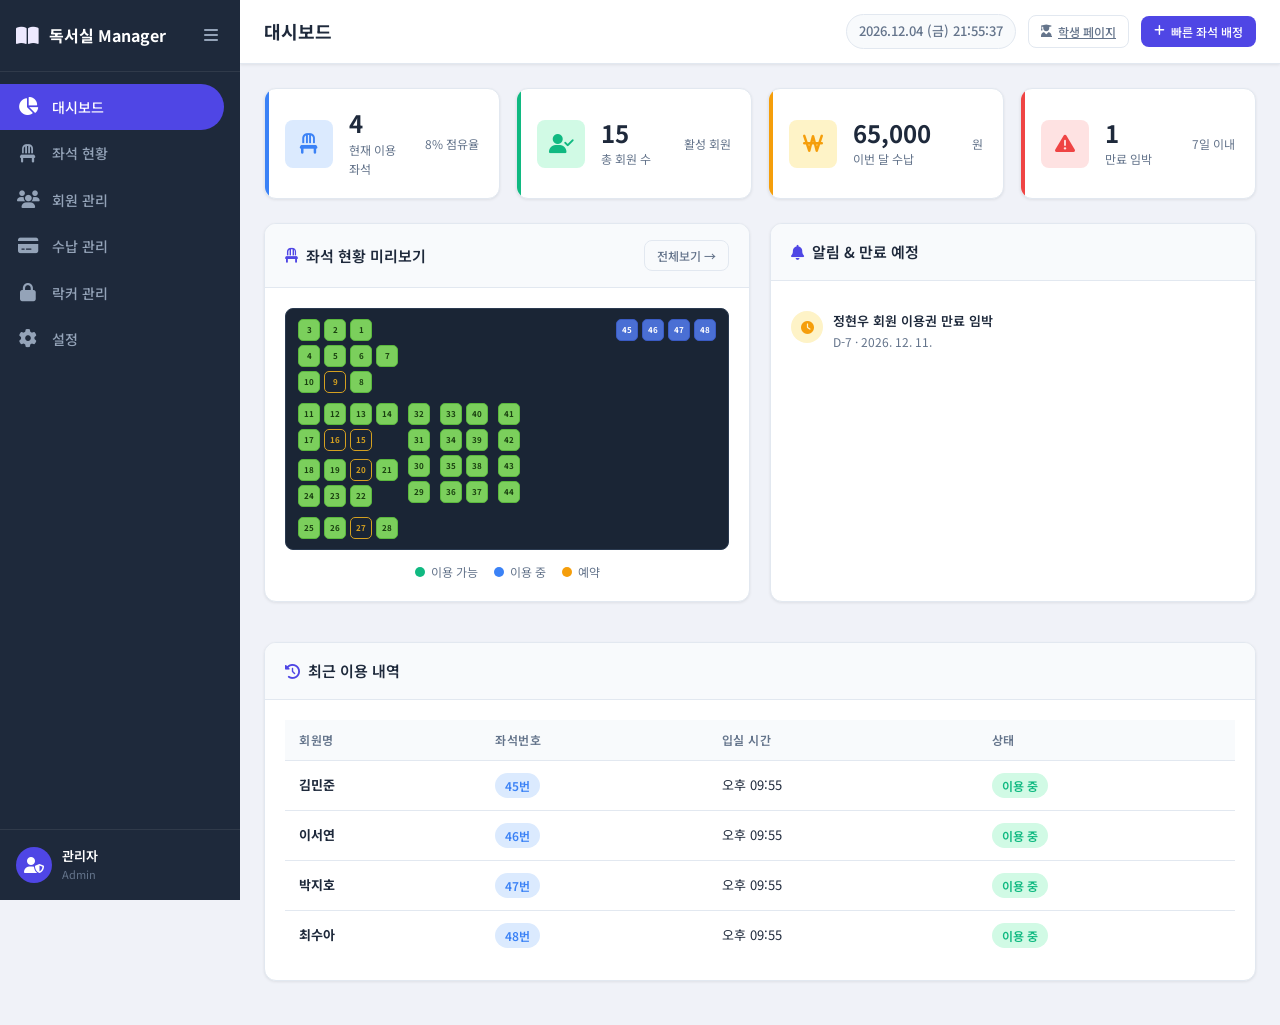
<file: index.html>
<!DOCTYPE html>
<html lang="ko">
<head>
  <meta charset="UTF-8" />
  <meta name="viewport" content="width=device-width, initial-scale=1.0" />
  <title>독서실 관리 시스템</title>
  <link rel="stylesheet" href="src/css/style.css" />
  <link href="https://fonts.googleapis.com/css2?family=Noto+Sans+KR:wght@300;400;500;700&display=swap" rel="stylesheet" />
  <link rel="stylesheet" href="https://cdnjs.cloudflare.com/ajax/libs/font-awesome/6.4.0/css/all.min.css" />
</head>
<body>
  <!-- Sidebar Navigation -->
  <aside class="sidebar" id="sidebar">
    <div class="sidebar-header">
      <div class="logo">
        <i class="fas fa-book-open"></i>
        <span class="logo-text">독서실 Manager</span>
      </div>
      <button class="sidebar-toggle" id="sidebarToggle">
        <i class="fas fa-bars"></i>
      </button>
    </div>
    <nav class="sidebar-nav">
      <ul>
        <li class="nav-item active" data-page="dashboard">
          <a href="#"><i class="fas fa-chart-pie"></i><span>대시보드</span></a>
        </li>
        <li class="nav-item" data-page="seats">
          <a href="#"><i class="fas fa-chair"></i><span>좌석 현황</span></a>
        </li>
        <li class="nav-item" data-page="members">
          <a href="#"><i class="fas fa-users"></i><span>회원 관리</span></a>
        </li>
        <li class="nav-item" data-page="payment">
          <a href="#"><i class="fas fa-credit-card"></i><span>수납 관리</span></a>
        </li>
        <li class="nav-item" data-page="locker">
          <a href="#"><i class="fas fa-lock"></i><span>락커 관리</span></a>
        </li>
        <li class="nav-item" data-page="settings">
          <a href="#"><i class="fas fa-cog"></i><span>설정</span></a>
        </li>
      </ul>
    </nav>
    <div class="sidebar-footer">
      <div class="admin-info">
        <div class="avatar"><i class="fas fa-user-shield"></i></div>
        <div class="admin-detail">
          <span class="admin-name">관리자</span>
          <span class="admin-role">Admin</span>
        </div>
      </div>
    </div>
  </aside>

  <!-- Main Content -->
  <main class="main-content" id="mainContent">
    <!-- Top Bar -->
    <header class="topbar">
      <div class="topbar-left">
        <button class="mobile-toggle" id="mobileToggle"><i class="fas fa-bars"></i></button>
        <h1 class="page-title" id="pageTitle">대시보드</h1>
      </div>
      <div class="topbar-right">
        <div class="current-time" id="currentTime"></div>
        <a href="student.html" target="_blank" class="btn btn-ghost btn-sm">
          <i class="fas fa-user-graduate"></i> 학생 페이지
        </a>
        <button class="btn btn-primary btn-sm" id="quickSeatBtn">
          <i class="fas fa-plus"></i> 빠른 좌석 배정
        </button>
      </div>
    </header>

    <!-- Pages -->
    <div class="page-content">

      <!-- ===== DASHBOARD PAGE ===== -->
      <section class="page active" id="page-dashboard">
        <div class="stats-grid">
          <div class="stat-card blue">
            <div class="stat-icon"><i class="fas fa-chair"></i></div>
            <div class="stat-info">
              <h3 class="stat-value" id="stat-occupied">0</h3>
              <p class="stat-label">현재 이용 좌석</p>
            </div>
            <div class="stat-change"><span id="stat-occupied-pct">0%</span> 점유율</div>
          </div>
          <div class="stat-card green">
            <div class="stat-icon"><i class="fas fa-user-check"></i></div>
            <div class="stat-info">
              <h3 class="stat-value" id="stat-members">0</h3>
              <p class="stat-label">총 회원 수</p>
            </div>
            <div class="stat-change">활성 회원</div>
          </div>
          <div class="stat-card orange">
            <div class="stat-icon"><i class="fas fa-won-sign"></i></div>
            <div class="stat-info">
              <h3 class="stat-value" id="stat-revenue">0</h3>
              <p class="stat-label">이번 달 수납</p>
            </div>
            <div class="stat-change">원</div>
          </div>
          <div class="stat-card red">
            <div class="stat-icon"><i class="fas fa-exclamation-triangle"></i></div>
            <div class="stat-info">
              <h3 class="stat-value" id="stat-expiring">0</h3>
              <p class="stat-label">만료 임박</p>
            </div>
            <div class="stat-change">7일 이내</div>
          </div>
        </div>

        <div class="dashboard-grid">
          <div class="card">
            <div class="card-header">
              <h2><i class="fas fa-chair"></i> 좌석 현황 미리보기</h2>
              <button class="btn btn-ghost btn-sm" data-nav="seats">전체보기 →</button>
            </div>
            <div class="card-body">
              <div class="mini-seat-map" id="miniSeatMap"></div>
              <div class="seat-legend">
                <span class="legend-item"><span class="dot available"></span>이용 가능</span>
                <span class="legend-item"><span class="dot occupied"></span>이용 중</span>
                <span class="legend-item"><span class="dot reserved"></span>예약</span>
              </div>
            </div>
          </div>

          <div class="card">
            <div class="card-header">
              <h2><i class="fas fa-bell"></i> 알림 & 만료 예정</h2>
            </div>
            <div class="card-body">
              <ul class="notification-list" id="notificationList"></ul>
            </div>
          </div>

          <div class="card full-width">
            <div class="card-header">
              <h2><i class="fas fa-history"></i> 최근 이용 내역</h2>
            </div>
            <div class="card-body">
              <table class="data-table">
                <thead>
                  <tr>
                    <th>회원명</th>
                    <th>좌석번호</th>
                    <th>입실 시간</th>
                    <th>상태</th>
                  </tr>
                </thead>
                <tbody id="recentActivity"></tbody>
              </table>
            </div>
          </div>
        </div>
      </section>

      <!-- ===== SEATS PAGE ===== -->
      <section class="page" id="page-seats">
        <div class="page-actions">
          <div class="filter-group">
            <button class="filter-btn active" data-filter="all">전체</button>
            <button class="filter-btn" data-filter="available">이용 가능</button>
            <button class="filter-btn" data-filter="occupied">이용 중</button>
            <button class="filter-btn" data-filter="reserved">예약</button>
          </div>
          <div class="action-group">
            <span class="seat-summary" id="seatSummary"></span>
          </div>
        </div>

        <div class="card">
          <div class="card-header">
            <h2><i class="fas fa-map"></i> 좌석 배치도</h2>
            <div class="seat-legend">
              <span class="legend-item"><span class="dot available"></span>이용 가능</span>
              <span class="legend-item"><span class="dot occupied"></span>이용 중</span>
              <span class="legend-item"><span class="dot reserved"></span>예약</span>
            </div>
          </div>
          <div class="card-body">
            <div class="seat-map-container">
              <div class="seat-map" id="seatMap"></div>
            </div>
          </div>
        </div>
      </section>

      <!-- ===== MEMBERS PAGE ===== -->
      <section class="page" id="page-members">
        <div class="page-actions">
          <div class="search-box">
            <i class="fas fa-search"></i>
            <input type="text" id="memberSearch" placeholder="회원 이름, 연락처 검색..." />
          </div>
          <button class="btn btn-primary" id="addMemberBtn">
            <i class="fas fa-user-plus"></i> 회원 등록
          </button>
        </div>

        <div class="card">
          <div class="card-header">
            <h2><i class="fas fa-users"></i> 회원 목록</h2>
            <span class="badge" id="memberCount">0명</span>
          </div>
          <div class="card-body">
            <table class="data-table">
              <thead>
                <tr>
                  <th>이름</th>
                  <th>연락처</th>
                  <th>좌석번호</th>
                  <th>이용권</th>
                  <th>만료일</th>
                  <th>상태</th>
                  <th>관리</th>
                </tr>
              </thead>
              <tbody id="memberTableBody"></tbody>
            </table>
          </div>
        </div>
      </section>

      <!-- ===== PAYMENT PAGE ===== -->
      <section class="page" id="page-payment">
        <div class="page-actions">
          <div class="search-box">
            <i class="fas fa-search"></i>
            <input type="text" id="paymentSearch" placeholder="회원 이름 검색..." />
          </div>
          <button class="btn btn-primary" id="addPaymentBtn">
            <i class="fas fa-plus"></i> 수납 등록
          </button>
        </div>

        <div class="stats-grid compact">
          <div class="stat-card blue">
            <div class="stat-icon"><i class="fas fa-calendar-day"></i></div>
            <div class="stat-info">
              <h3 class="stat-value" id="pay-today">0</h3>
              <p class="stat-label">오늘 수납 (원)</p>
            </div>
          </div>
          <div class="stat-card green">
            <div class="stat-icon"><i class="fas fa-calendar-week"></i></div>
            <div class="stat-info">
              <h3 class="stat-value" id="pay-week">0</h3>
              <p class="stat-label">이번 주 수납 (원)</p>
            </div>
          </div>
          <div class="stat-card orange">
            <div class="stat-icon"><i class="fas fa-calendar-alt"></i></div>
            <div class="stat-info">
              <h3 class="stat-value" id="pay-month">0</h3>
              <p class="stat-label">이번 달 수납 (원)</p>
            </div>
          </div>
        </div>

        <div class="card">
          <div class="card-header">
            <h2><i class="fas fa-receipt"></i> 수납 내역</h2>
          </div>
          <div class="card-body">
            <table class="data-table">
              <thead>
                <tr>
                  <th>날짜</th>
                  <th>회원명</th>
                  <th>이용권</th>
                  <th>금액</th>
                  <th>결제수단</th>
                  <th>메모</th>
                  <th>관리</th>
                </tr>
              </thead>
              <tbody id="paymentTableBody"></tbody>
            </table>
          </div>
        </div>
      </section>

      <!-- ===== LOCKER PAGE ===== -->
      <section class="page" id="page-locker">
        <div class="page-actions">
          <div class="action-group">
            <span class="seat-summary" id="lockerSummary"></span>
          </div>
          <button class="btn btn-primary" id="assignLockerBtn">
            <i class="fas fa-lock"></i> 락커 배정
          </button>
        </div>
        <div class="card">
          <div class="card-header">
            <h2><i class="fas fa-lock"></i> 락커 현황</h2>
            <div class="seat-legend">
              <span class="legend-item"><span class="dot available"></span>사용 가능</span>
              <span class="legend-item"><span class="dot occupied"></span>사용 중</span>
            </div>
          </div>
          <div class="card-body">
            <div class="locker-grid" id="lockerGrid"></div>
          </div>
        </div>
      </section>

      <!-- ===== SETTINGS PAGE ===== -->
      <section class="page" id="page-settings">
        <div class="settings-grid">
          <div class="card">
            <div class="card-header"><h2><i class="fas fa-store"></i> 독서실 정보</h2></div>
            <div class="card-body">
              <div class="form-group">
                <label>독서실 이름</label>
                <input type="text" class="form-control" id="studyRoomName" value="스터디카페 길" />
              </div>
              <div class="form-group">
                <label>주소</label>
                <input type="text" class="form-control" id="studyRoomAddress" value="경기도 안산시 상록구 예술광장1로 94" />
              </div>
              <div class="form-group">
                <label>연락처</label>
                <input type="text" class="form-control" id="studyRoomPhone" value="031-413-2100" />
              </div>
              <div class="form-group">
                <label>운영시간</label>
                <div class="time-range">
                  <input type="time" class="form-control" id="openTime" value="06:00" />
                  <span>~</span>
                  <input type="time" class="form-control" id="closeTime" value="23:59" />
                </div>
              </div>
              <button class="btn btn-primary" onclick="saveRoomInfo()">
                <i class="fas fa-save"></i> 저장
              </button>
            </div>
          </div>

          <div class="card">
            <div class="card-header"><h2><i class="fas fa-ticket-alt"></i> 이용권 요금 설정</h2></div>
            <div class="card-body">
              <div id="ticketPriceList"></div>
              <div style="display:flex;gap:8px;margin-top:8px">
                <button class="btn btn-outline btn-sm" onclick="addTicketRow()">
                  <i class="fas fa-plus"></i> 요금 추가
                </button>
                <button class="btn btn-primary btn-sm" onclick="saveTickets()">
                  <i class="fas fa-save"></i> 저장
                </button>
              </div>
            </div>
          </div>

          <div class="card">
            <div class="card-header"><h2><i class="fas fa-chair"></i> 좌석 설정</h2></div>
            <div class="card-body">
              <div class="form-group">
                <label>총 좌석 수</label>
                <input type="number" class="form-control" id="totalSeats" value="44" min="1" max="200" />
              </div>
              <div class="form-group">
                <label>열당 좌석 수</label>
                <input type="number" class="form-control" id="seatsPerRow" value="10" min="1" max="20" />
              </div>
              <button class="btn btn-primary" onclick="applySeatsSettings()">
                <i class="fas fa-sync"></i> 적용
              </button>
            </div>
          </div>

          <div class="card">
            <div class="card-header"><h2><i class="fas fa-lock"></i> 락커 설정</h2></div>
            <div class="card-body">
              <div class="form-group">
                <label>총 락커 수</label>
                <input type="number" class="form-control" id="totalLockers" value="30" min="1" max="100" />
              </div>
              <div class="form-group">
                <label>락커 월 이용료</label>
                <input type="number" class="form-control" id="lockerPrice" value="5000" />
              </div>
              <button class="btn btn-primary" onclick="applyLockerSettings()">
                <i class="fas fa-sync"></i> 적용
              </button>
            </div>
          </div>
        </div>
      </section>

    </div><!-- /page-content -->
  </main>

  <!-- ===== MODALS ===== -->

  <!-- Seat Modal -->
  <div class="modal-overlay" id="seatModal">
    <div class="modal">
      <div class="modal-header">
        <h3 id="seatModalTitle">좌석 정보</h3>
        <button class="modal-close" onclick="closeModal('seatModal')"><i class="fas fa-times"></i></button>
      </div>
      <div class="modal-body" id="seatModalBody"></div>
    </div>
  </div>

  <!-- Member Modal -->
  <div class="modal-overlay" id="memberModal">
    <div class="modal">
      <div class="modal-header">
        <h3 id="memberModalTitle">회원 등록</h3>
        <button class="modal-close" onclick="closeModal('memberModal')"><i class="fas fa-times"></i></button>
      </div>
      <div class="modal-body">
        <form id="memberForm">
          <input type="hidden" id="memberId" />
          <div class="form-row">
            <div class="form-group">
              <label>이름 <span class="required">*</span></label>
              <input type="text" class="form-control" id="memberName" placeholder="홍길동" required />
            </div>
            <div class="form-group">
              <label>연락처 <span class="required">*</span></label>
              <input type="tel" class="form-control" id="memberPhone" placeholder="010-0000-0000" required />
            </div>
          </div>
          <div class="form-row">
            <div class="form-group">
              <label>좌석번호</label>
              <input type="text" class="form-control" id="memberSeat" placeholder="예: 15" />
            </div>
            <div class="form-group">
              <label>이용권</label>
              <select class="form-control" id="memberTicket">
                <option value="">선택</option>
                <option value="1개월권">1개월권</option>
                <option value="2개월권">2개월권</option>
              </select>
            </div>
          </div>
          <div class="form-row">
            <div class="form-group">
              <label>시작일</label>
              <input type="date" class="form-control" id="memberStart" />
            </div>
            <div class="form-group">
              <label>만료일</label>
              <input type="date" class="form-control" id="memberExpiry" />
            </div>
          </div>
          <div class="form-group">
            <label>메모</label>
            <textarea class="form-control" id="memberMemo" rows="2" placeholder="특이사항 입력..."></textarea>
          </div>
          <div class="form-actions">
            <button type="button" class="btn btn-ghost" onclick="closeModal('memberModal')">취소</button>
            <button type="submit" class="btn btn-primary">저장</button>
          </div>
        </form>
      </div>
    </div>
  </div>

  <!-- Payment Modal -->
  <div class="modal-overlay" id="paymentModal">
    <div class="modal">
      <div class="modal-header">
        <h3 id="paymentModalTitle">수납 등록</h3>
        <button class="modal-close" onclick="closeModal('paymentModal')"><i class="fas fa-times"></i></button>
      </div>
      <div class="modal-body">
        <form id="paymentForm">
          <input type="hidden" id="paymentId" />
          <div class="form-row">
            <div class="form-group">
              <label>회원 선택 <span class="required">*</span></label>
              <select class="form-control" id="paymentMember" required>
                <option value="">회원 선택</option>
              </select>
            </div>
            <div class="form-group">
              <label>이용권 <span class="required">*</span></label>
              <select class="form-control" id="paymentTicket" required>
                <option value="">선택</option>
                <option value="1개월권">1개월권 (100,000원)</option>
                <option value="3개월권">2개월권 (200,000원)</option>

              </select>
            </div>
          </div>
          <div class="form-row">
            <div class="form-group">
              <label>금액 <span class="required">*</span></label>
              <input type="number" class="form-control" id="paymentAmount" placeholder="50000" required />
            </div>
            <div class="form-group">
              <label>결제수단</label>
              <select class="form-control" id="paymentMethod">
                <option value="현금">현금</option>
                <option value="카드">카드</option>
                <option value="계좌이체">계좌이체</option>
              </select>
            </div>
          </div>
          <div class="form-group">
            <label>날짜</label>
            <input type="date" class="form-control" id="paymentDate" />
          </div>
          <div class="form-group">
            <label>메모</label>
            <input type="text" class="form-control" id="paymentMemo" placeholder="메모 입력..." />
          </div>
          <div class="form-actions">
            <button type="button" class="btn btn-ghost" onclick="closeModal('paymentModal')">취소</button>
            <button type="submit" class="btn btn-primary">저장</button>
          </div>
        </form>
      </div>
    </div>
  </div>

  <!-- Locker Modal -->
  <div class="modal-overlay" id="lockerModal">
    <div class="modal">
      <div class="modal-header">
        <h3 id="lockerModalTitle">락커 정보</h3>
        <button class="modal-close" onclick="closeModal('lockerModal')"><i class="fas fa-times"></i></button>
      </div>
      <div class="modal-body" id="lockerModalBody"></div>
    </div>
  </div>

  <!-- Quick Seat Assignment Modal -->
  <div class="modal-overlay" id="quickSeatModal">
    <div class="modal">
      <div class="modal-header">
        <h3>빠른 좌석 배정</h3>
        <button class="modal-close" onclick="closeModal('quickSeatModal')"><i class="fas fa-times"></i></button>
      </div>
      <div class="modal-body">
        <div class="form-group">
          <label>회원 선택</label>
          <select class="form-control" id="quickMember">
            <option value="">회원 선택</option>
          </select>
        </div>
        <div class="form-group">
          <label>좌석 번호</label>
          <input type="number" class="form-control" id="quickSeatNumber" placeholder="좌석 번호 입력" min="1" />
        </div>
        <div class="form-actions">
          <button type="button" class="btn btn-ghost" onclick="closeModal('quickSeatModal')">취소</button>
          <button type="button" class="btn btn-primary" onclick="assignQuickSeat()">배정</button>
        </div>
      </div>
    </div>
  </div>

  <!-- Confirm Modal -->
  <div class="modal-overlay" id="confirmModal">
    <div class="modal modal-sm">
      <div class="modal-header">
        <h3 id="confirmTitle">확인</h3>
        <button class="modal-close" onclick="closeModal('confirmModal')"><i class="fas fa-times"></i></button>
      </div>
      <div class="modal-body">
        <p id="confirmMessage"></p>
        <div class="form-actions">
          <button type="button" class="btn btn-ghost" onclick="closeModal('confirmModal')">취소</button>
          <button type="button" class="btn btn-danger" id="confirmBtn">삭제</button>
        </div>
      </div>
    </div>
  </div>

  <!-- Toast Notification -->
  <div class="toast-container" id="toastContainer"></div>

  <script src="src/js/app.js"></script>
</body>
</html>
</file>
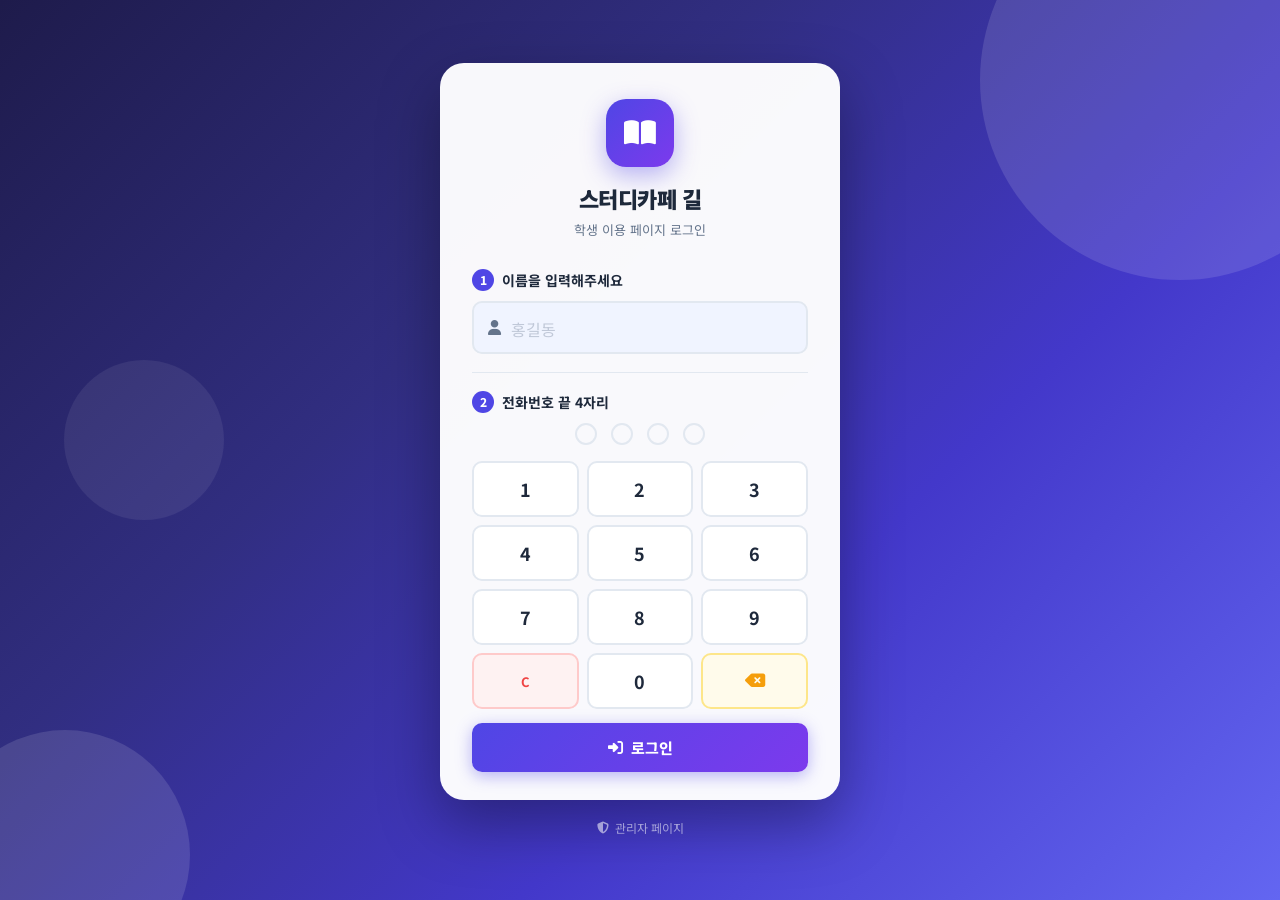
<file: student.html>
<!DOCTYPE html>
<html lang="ko">
<head>
  <meta charset="UTF-8" />
  <meta name="viewport" content="width=device-width, initial-scale=1.0, maximum-scale=1.0" />
  <title>독서실 이용 안내</title>
  <link rel="stylesheet" href="src/css/student.css" />
  <link href="https://fonts.googleapis.com/css2?family=Noto+Sans+KR:wght@300;400;500;700;900&display=swap" rel="stylesheet" />
  <link rel="stylesheet" href="https://cdnjs.cloudflare.com/ajax/libs/font-awesome/6.4.0/css/all.min.css" />
</head>
<body>

  <!-- ═══════════════════════════════════════════════════════
       LOGIN SCREEN  (로그인 전 전체화면)
  ═══════════════════════════════════════════════════════ -->
  <div class="login-screen" id="loginScreen">

    <!-- 배경 장식 -->
    <div class="login-bg-deco">
      <div class="deco-circle c1"></div>
      <div class="deco-circle c2"></div>
      <div class="deco-circle c3"></div>
    </div>

    <div class="login-card" id="loginCard">

      <!-- 로고 -->
      <div class="login-logo">
        <div class="login-logo-icon"><i class="fas fa-book-open"></i></div>
        <h1 class="login-room-name" id="loginRoomName">스터디카페 길</h1>
        <p class="login-room-sub">학생 이용 페이지 로그인</p>
      </div>

      <!-- 스텝 1 : 이름 입력 -->
      <div class="login-step" id="stepName">
        <div class="login-step-label">
          <span class="login-step-num">1</span> 이름을 입력해주세요
        </div>
        <div class="login-name-input-wrap">
          <i class="fas fa-user"></i>
          <input type="text" id="loginNameInput"
            placeholder="홍길동"
            maxlength="10"
            autocomplete="off"
            inputmode="text" />
          <button class="login-name-clear" id="loginNameClearBtn" onclick="clearLoginName()" style="display:none">
            <i class="fas fa-times-circle"></i>
          </button>
        </div>
        <!-- 자동완성 드롭다운 -->
        <ul class="login-suggest" id="loginSuggest"></ul>

        <div class="login-divider"></div>

        <div class="login-step-label">
          <span class="login-step-num">2</span> 전화번호 끝 4자리
        </div>
        <div class="login-phone-dots" id="loginPhoneDots">
          <span class="pdot" id="pd0"></span>
          <span class="pdot" id="pd1"></span>
          <span class="pdot" id="pd2"></span>
          <span class="pdot" id="pd3"></span>
        </div>

        <!-- 숫자 패드 -->
        <div class="login-numpad">
          <button onclick="loginNumpad('1')">1</button>
          <button onclick="loginNumpad('2')">2</button>
          <button onclick="loginNumpad('3')">3</button>
          <button onclick="loginNumpad('4')">4</button>
          <button onclick="loginNumpad('5')">5</button>
          <button onclick="loginNumpad('6')">6</button>
          <button onclick="loginNumpad('7')">7</button>
          <button onclick="loginNumpad('8')">8</button>
          <button onclick="loginNumpad('9')">9</button>
          <button onclick="loginNumpadClear()" class="lnp-clear">C</button>
          <button onclick="loginNumpad('0')">0</button>
          <button onclick="loginNumpadBack()" class="lnp-back"><i class="fas fa-backspace"></i></button>
        </div>

        <!-- 에러 메시지 -->
        <div class="login-error" id="loginError" style="display:none"></div>

        <button class="login-btn" onclick="doLogin()">
          <i class="fas fa-sign-in-alt"></i> 로그인
        </button>

        <!-- 로그인 실패 시 노출되는 회원등록 버튼 -->
        <div class="login-register-wrap" id="loginRegisterWrap" style="display:none">
          <div class="login-register-divider">아직 회원이 아니신가요?</div>
          <button class="login-register-btn" onclick="openRegisterModal()">
            <i class="fas fa-user-plus"></i> 회원 등록
          </button>
        </div>
      </div>

    </div><!-- /login-card -->

  <!-- ═══════════════════════════════════════════════════════
       REGISTER MODAL  (회원 등록 팝업)
  ═══════════════════════════════════════════════════════ -->
  <div class="reg-overlay" id="regOverlay" style="display:none" onclick="closeRegisterModal(event)">
    <div class="reg-modal" onclick="event.stopPropagation()">

      <div class="reg-modal-header">
        <div class="reg-modal-title">
          <i class="fas fa-user-plus"></i> 회원 등록
        </div>
        <button class="reg-modal-close" onclick="closeRegisterModal()">
          <i class="fas fa-times"></i>
        </button>
      </div>

      <div class="reg-modal-body">
        <p class="reg-modal-desc">
          정보를 입력하시면 관리자가 확인 후 이용권을 등록해드립니다.
        </p>

        <form id="regForm" onsubmit="submitRegister(event)">

          <div class="reg-form-row">
            <div class="reg-form-group">
              <label>이름 <span class="reg-required">*</span></label>
              <div class="reg-input-wrap">
                <i class="fas fa-user"></i>
                <input type="text" id="regName" placeholder="홍길동"
                  maxlength="10" autocomplete="off" required />
              </div>
            </div>
            <div class="reg-form-group">
              <label>연락처 <span class="reg-required">*</span></label>
              <div class="reg-input-wrap">
                <i class="fas fa-phone-alt"></i>
                <input type="tel" id="regPhone" placeholder="010-0000-0000"
                  autocomplete="off" required />
              </div>
            </div>
          </div>

          <div class="reg-form-row">
            <div class="reg-form-group">
              <label>이용권</label>
              <div class="reg-input-wrap">
                <i class="fas fa-ticket-alt"></i>
                <select id="regTicket">
                  <option value="">선택 (선택사항)</option>
                  <option value="1일권">1일권</option>
                  <option value="1주일권">1주일권</option>
                  <option value="1개월권">1개월권</option>
                  <option value="3개월권">3개월권</option>
                  <option value="6개월권">6개월권</option>
                  <option value="1년권">1년권</option>
                </select>
              </div>
            </div>
            <div class="reg-form-group">
              <label>시작일</label>
              <div class="reg-input-wrap">
                <i class="fas fa-calendar-alt"></i>
                <input type="date" id="regStart" />
              </div>
            </div>
          </div>

          <div class="reg-form-group">
            <label>메모 <span class="reg-hint">(요청사항 등)</span></label>
            <div class="reg-input-wrap textarea">
              <i class="fas fa-comment-alt"></i>
              <textarea id="regMemo" rows="2"
                placeholder="요청사항이나 특이사항을 입력해주세요."></textarea>
            </div>
          </div>

          <div class="reg-form-notice" id="regErrorNotice" style="display:none;background:#fee2e2;border-color:#fca5a5;color:#991b1b">
            <i class="fas fa-exclamation-triangle" style="color:#ef4444"></i>
            <span id="regErrorMsg"></span>
          </div>

          <div class="reg-form-notice">
            <i class="fas fa-info-circle"></i>
            등록 후 관리자 승인이 완료되면 로그인하실 수 있습니다.
          </div>

          <div class="reg-form-actions">
            <button type="button" class="reg-btn-cancel" onclick="closeRegisterModal()">
              취소
            </button>
            <button type="submit" class="reg-btn-submit">
              <i class="fas fa-check"></i> 등록 신청
            </button>
          </div>

        </form>
      </div>
    </div>
  </div><!-- /regOverlay -->

    <!-- 관리자 바로가기 -->
    <a href="index.html" class="login-admin-link">
      <i class="fas fa-shield-alt"></i> 관리자 페이지
    </a>
  </div><!-- /login-screen -->


  <!-- ═══════════════════════════════════════════════════════
       APP SCREEN  (로그인 후 메인)
  ═══════════════════════════════════════════════════════ -->
  <div class="app-screen" id="appScreen" style="display:none">

    <!-- HEADER -->
    <header class="s-header">
      <div class="s-header-inner">
        <div class="s-logo">
          <i class="fas fa-book-open"></i>
          <div>
            <span class="s-logo-name" id="roomName">스터디카페 길</span>
            <span class="s-logo-sub">학생 이용 페이지</span>
          </div>
        </div>
        <div class="s-header-right">
          <div class="s-clock" id="sClock"></div>
          <!-- 로그인 유저 표시 + 로그아웃 -->
          <div class="s-user-badge" id="sUserBadge">
            <i class="fas fa-user-circle"></i>
            <span id="sUserName">-</span>
          </div>
          <button class="s-logout-btn" onclick="doLogout()" title="로그아웃">
            <i class="fas fa-sign-out-alt"></i>
          </button>
          <a href="index.html" class="s-admin-link" title="관리자 페이지">
            <i class="fas fa-cog"></i>
          </a>
        </div>
      </div>
    </header>

    <!-- MAIN -->
    <main class="s-main">

      <!-- 탭 -->
      <div class="s-tabs">
        <button class="s-tab active" data-tab="map">
          <i class="fas fa-map-marked-alt"></i> 좌석 현황
        </button>
        <button class="s-tab" data-tab="checkin">
          <i class="fas fa-sign-in-alt"></i> 입실 / 퇴실
        </button>
        <button class="s-tab" data-tab="myinfo">
          <i class="fas fa-user-circle"></i> 내 정보
        </button>
      </div>

      <!-- ── 탭 1 : 좌석 현황 ── -->
      <section class="s-panel active" id="tab-map">
        <div class="s-summary-bar">
          <div class="s-summary-item avail">
            <i class="fas fa-chair"></i>
            <span id="s-avail-cnt">0</span>
            <small>이용 가능</small>
          </div>
          <div class="s-summary-item occ">
            <i class="fas fa-user"></i>
            <span id="s-occ-cnt">0</span>
            <small>이용 중</small>
          </div>
          <div class="s-summary-item res">
            <i class="fas fa-bookmark"></i>
            <span id="s-res-cnt">0</span>
            <small>예약</small>
          </div>
          <div class="s-summary-item total">
            <i class="fas fa-th"></i>
            <span id="s-total-cnt">48</span>
            <small>전체 좌석</small>
          </div>
        </div>
        <div class="s-legend">
          <span class="s-legend-item avail"><span class="s-dot avail"></span>이용 가능</span>
          <span class="s-legend-item occ"><span class="s-dot occ"></span>이용 중</span>
          <span class="s-legend-item res"><span class="s-dot res"></span>예약</span>
        </div>
        <div class="s-map-wrap">
          <div class="s-map-bg" id="sStudentMap"></div>
        </div>
      </section>

      <!-- ── 탭 2 : 입실 / 퇴실 ── -->
      <section class="s-panel" id="tab-checkin">
        <div class="s-mode-toggle">
          <button class="s-mode-btn active" id="modeCheckinBtn" onclick="setMode('checkin')">
            <i class="fas fa-sign-in-alt"></i> 입실
          </button>
          <button class="s-mode-btn" id="modeCheckoutBtn" onclick="setMode('checkout')">
            <i class="fas fa-sign-out-alt"></i> 퇴실
          </button>
        </div>

        <!-- 입실 -->
        <div class="s-form-card" id="checkinForm">
          <div class="s-form-title"><i class="fas fa-sign-in-alt"></i> 입실 처리</div>
          <p class="s-form-desc">
            로그인된 회원으로 바로 입실 처리하거나,<br>
            다른 회원은 연락처 뒷 4자리로 처리할 수 있습니다.
          </p>
          <!-- 본인 빠른 입실 -->
          <div class="quick-action-box" id="quickCheckinBox">
            <div class="quick-action-info">
              <i class="fas fa-user-check"></i>
              <div>
                <strong id="quickCheckinName">-</strong>
                <span id="quickCheckinSeat">-</span>
              </div>
            </div>
            <button class="quick-action-btn checkin" onclick="doSelfCheckin()">
              <i class="fas fa-sign-in-alt"></i> 내 좌석 입실
            </button>
          </div>

          <div class="s-divider-text">또는 다른 회원</div>

          <div class="s-input-group">
            <label>연락처 뒷 4자리</label>
            <div class="s-input-wrap">
              <i class="fas fa-phone-alt"></i>
              <input type="tel" id="checkinPhone" maxlength="4" placeholder="예: 1234"
                inputmode="numeric" pattern="[0-9]*" autocomplete="off" />
            </div>
          </div>
          <div class="s-result-box" id="checkinResult" style="display:none"></div>
          <div class="s-numpad">
            <button onclick="numpad('checkinPhone','1')">1</button>
            <button onclick="numpad('checkinPhone','2')">2</button>
            <button onclick="numpad('checkinPhone','3')">3</button>
            <button onclick="numpad('checkinPhone','4')">4</button>
            <button onclick="numpad('checkinPhone','5')">5</button>
            <button onclick="numpad('checkinPhone','6')">6</button>
            <button onclick="numpad('checkinPhone','7')">7</button>
            <button onclick="numpad('checkinPhone','8')">8</button>
            <button onclick="numpad('checkinPhone','9')">9</button>
            <button onclick="numpadClear('checkinPhone')" class="btn-clear">C</button>
            <button onclick="numpad('checkinPhone','0')">0</button>
            <button onclick="numpadBack('checkinPhone')" class="btn-back"><i class="fas fa-backspace"></i></button>
          </div>
          <button class="s-btn-main" onclick="doCheckin()">
            <i class="fas fa-sign-in-alt"></i> 입실 확인
          </button>
        </div>

        <!-- 퇴실 -->
        <div class="s-form-card" id="checkoutForm" style="display:none">
          <div class="s-form-title"><i class="fas fa-sign-out-alt"></i> 퇴실 처리</div>
          <p class="s-form-desc">로그인된 회원으로 바로 퇴실하거나, 연락처 뒷 4자리로 처리할 수 있습니다.</p>
          <!-- 본인 빠른 퇴실 -->
          <div class="quick-action-box" id="quickCheckoutBox">
            <div class="quick-action-info">
              <i class="fas fa-user-clock"></i>
              <div>
                <strong id="quickCheckoutName">-</strong>
                <span id="quickCheckoutSeat">-</span>
              </div>
            </div>
            <button class="quick-action-btn checkout" onclick="doSelfCheckout()">
              <i class="fas fa-sign-out-alt"></i> 내 좌석 퇴실
            </button>
          </div>

          <div class="s-divider-text">또는 다른 회원</div>

          <div class="s-input-group">
            <label>연락처 뒷 4자리</label>
            <div class="s-input-wrap">
              <i class="fas fa-phone-alt"></i>
              <input type="tel" id="checkoutPhone" maxlength="4" placeholder="예: 1234"
                inputmode="numeric" pattern="[0-9]*" autocomplete="off" />
            </div>
          </div>
          <div class="s-result-box" id="checkoutResult" style="display:none"></div>
          <div class="s-numpad">
            <button onclick="numpad('checkoutPhone','1')">1</button>
            <button onclick="numpad('checkoutPhone','2')">2</button>
            <button onclick="numpad('checkoutPhone','3')">3</button>
            <button onclick="numpad('checkoutPhone','4')">4</button>
            <button onclick="numpad('checkoutPhone','5')">5</button>
            <button onclick="numpad('checkoutPhone','6')">6</button>
            <button onclick="numpad('checkoutPhone','7')">7</button>
            <button onclick="numpad('checkoutPhone','8')">8</button>
            <button onclick="numpad('checkoutPhone','9')">9</button>
            <button onclick="numpadClear('checkoutPhone')" class="btn-clear">C</button>
            <button onclick="numpad('checkoutPhone','0')">0</button>
            <button onclick="numpadBack('checkoutPhone')" class="btn-back"><i class="fas fa-backspace"></i></button>
          </div>
          <button class="s-btn-main checkout" onclick="doCheckout()">
            <i class="fas fa-sign-out-alt"></i> 퇴실 확인
          </button>
        </div>
      </section>

      <!-- ── 탭 3 : 내 정보 ── -->
      <section class="s-panel" id="tab-myinfo">
        <div class="s-form-card">
          <div class="s-form-title"><i class="fas fa-user-circle"></i> 내 정보</div>
          <div id="myinfoResult"></div>
        </div>
      </section>

    </main>

    <!-- FOOTER -->
    <footer class="s-footer">
      <div class="s-footer-inner">
        <div class="s-footer-info">
          <span id="footerName">스터디카페 길</span>
          <span class="s-sep">|</span>
          <span id="footerAddr">경기도 안산시 상록구 예술광장1로 94</span>
          <span class="s-sep">|</span>
          <span id="footerPhone">010-5473-0761</span>
        </div>
        <div class="s-footer-time">
          운영시간 <strong id="footerHours">15:00 ~ 24:00</strong>
        </div>
      </div>
    </footer>

  </div><!-- /app-screen -->

  <!-- 성공/완료 오버레이 -->
  <div class="s-overlay" id="sOverlay" style="display:none">
    <div class="s-overlay-box">
      <div class="s-overlay-icon" id="sOverlayIcon"></div>
      <div class="s-overlay-title" id="sOverlayTitle"></div>
      <div class="s-overlay-sub"  id="sOverlaySub"></div>
      <button class="s-overlay-close" onclick="closeOverlay()">확인</button>
    </div>
  </div>

  <script src="src/js/student.js"></script>
  <script src="src/js/student-register.js"></script>
</body>
</html>
</file>
<file: src/css/style.css>
/* ============================================================
   독서실 관리 시스템 - Main Stylesheet
   ============================================================ */

:root {
  --primary: #4f46e5;
  --primary-dark: #3730a3;
  --primary-light: #ede9fe;
  --success: #10b981;
  --success-light: #d1fae5;
  --warning: #f59e0b;
  --warning-light: #fef3c7;
  --danger: #ef4444;
  --danger-light: #fee2e2;
  --info: #3b82f6;
  --info-light: #dbeafe;

  --bg: #f0f2f8;
  --surface: #ffffff;
  --surface2: #f8fafc;
  --border: #e2e8f0;
  --text: #1e293b;
  --text-muted: #64748b;
  --text-light: #94a3b8;

  --sidebar-w: 240px;
  --sidebar-collapsed: 64px;
  --topbar-h: 64px;

  --shadow-sm: 0 1px 3px rgba(0,0,0,.08);
  --shadow: 0 4px 12px rgba(0,0,0,.08);
  --shadow-lg: 0 8px 24px rgba(0,0,0,.12);

  --radius: 12px;
  --radius-sm: 8px;
  --radius-xs: 4px;

  --transition: .2s ease;
}

*, *::before, *::after { box-sizing: border-box; margin: 0; padding: 0; }

body {
  font-family: 'Noto Sans KR', sans-serif;
  background: var(--bg);
  color: var(--text);
  display: flex;
  min-height: 100vh;
  font-size: 14px;
  line-height: 1.6;
}

/* ===== SCROLLBAR ===== */
::-webkit-scrollbar { width: 6px; height: 6px; }
::-webkit-scrollbar-track { background: transparent; }
::-webkit-scrollbar-thumb { background: var(--border); border-radius: 3px; }

/* ============================================================
   SIDEBAR
   ============================================================ */
.sidebar {
  width: var(--sidebar-w);
  background: var(--text);
  color: #e2e8f0;
  display: flex;
  flex-direction: column;
  height: 100vh;
  position: fixed;
  left: 0; top: 0;
  transition: width var(--transition);
  z-index: 1000;
  overflow: hidden;
}

.sidebar.collapsed { width: var(--sidebar-collapsed); }

.sidebar-header {
  display: flex;
  align-items: center;
  justify-content: space-between;
  padding: 20px 16px;
  border-bottom: 1px solid rgba(255,255,255,.08);
  min-height: 72px;
}

.logo {
  display: flex;
  align-items: center;
  gap: 10px;
  color: #fff;
  white-space: nowrap;
}
.logo i { font-size: 20px; color: var(--primary-light); flex-shrink: 0; }
.logo-text { font-size: 16px; font-weight: 700; }

.sidebar-toggle {
  background: none; border: none; color: #94a3b8;
  cursor: pointer; padding: 6px; border-radius: 6px;
  font-size: 16px; flex-shrink: 0;
  transition: color var(--transition), background var(--transition);
}
.sidebar-toggle:hover { color: #fff; background: rgba(255,255,255,.1); }

.sidebar-nav { flex: 1; padding: 12px 0; overflow-y: auto; overflow-x: hidden; }
.sidebar-nav ul { list-style: none; }

.nav-item a {
  display: flex;
  align-items: center;
  gap: 12px;
  padding: 12px 16px;
  color: #94a3b8;
  text-decoration: none;
  border-radius: 0;
  transition: all var(--transition);
  white-space: nowrap;
  cursor: pointer;
}
.nav-item a i { font-size: 18px; flex-shrink: 0; width: 24px; text-align: center; }
.nav-item a span { font-size: 14px; font-weight: 500; }

.nav-item:hover a { color: #fff; background: rgba(255,255,255,.06); }
.nav-item.active a {
  color: #fff;
  background: var(--primary);
  border-radius: 0 24px 24px 0;
  margin-right: 16px;
}

.sidebar.collapsed .logo-text,
.sidebar.collapsed .nav-item a span,
.sidebar.collapsed .admin-detail { display: none; }
.sidebar.collapsed .nav-item.active a { border-radius: 8px; margin-right: 8px; margin-left: 8px; }

.sidebar-footer {
  padding: 16px;
  border-top: 1px solid rgba(255,255,255,.08);
}
.admin-info { display: flex; align-items: center; gap: 10px; }
.avatar {
  width: 36px; height: 36px;
  background: var(--primary);
  border-radius: 50%;
  display: flex; align-items: center; justify-content: center;
  color: #fff; font-size: 16px; flex-shrink: 0;
}
.admin-detail { display: flex; flex-direction: column; }
.admin-name { font-size: 13px; font-weight: 600; color: #fff; }
.admin-role { font-size: 11px; color: #64748b; }

/* ============================================================
   MAIN CONTENT
   ============================================================ */
.main-content {
  margin-left: var(--sidebar-w);
  flex: 1;
  display: flex;
  flex-direction: column;
  transition: margin-left var(--transition);
  min-height: 100vh;
  min-width: 0;
}
.main-content.collapsed { margin-left: var(--sidebar-collapsed); }

/* ===== TOPBAR ===== */
.topbar {
  height: var(--topbar-h);
  background: var(--surface);
  border-bottom: 1px solid var(--border);
  display: flex;
  align-items: center;
  justify-content: space-between;
  padding: 0 24px;
  position: sticky; top: 0; z-index: 100;
  box-shadow: var(--shadow-sm);
}
.topbar-left { display: flex; align-items: center; gap: 16px; }
.topbar-right { display: flex; align-items: center; gap: 12px; }

.page-title { font-size: 18px; font-weight: 700; color: var(--text); }

.current-time {
  font-size: 13px;
  color: var(--text-muted);
  background: var(--surface2);
  padding: 6px 12px;
  border-radius: 20px;
  border: 1px solid var(--border);
  font-weight: 500;
}

.mobile-toggle { display: none; background: none; border: none; font-size: 20px; cursor: pointer; color: var(--text-muted); }

/* ============================================================
   PAGE CONTENT
   ============================================================ */
.page-content { padding: 24px; flex: 1; }

.page { display: none; }
.page.active { display: block; }

/* ===== PAGE ACTIONS ===== */
.page-actions {
  display: flex;
  justify-content: space-between;
  align-items: center;
  margin-bottom: 20px;
  flex-wrap: wrap;
  gap: 12px;
}

/* ============================================================
   STATS CARDS
   ============================================================ */
.stats-grid {
  display: grid;
  grid-template-columns: repeat(4, 1fr);
  gap: 16px;
  margin-bottom: 24px;
}
.stats-grid.compact { grid-template-columns: repeat(3, 1fr); }

.stat-card {
  background: var(--surface);
  border-radius: var(--radius);
  padding: 20px;
  display: flex;
  align-items: center;
  gap: 16px;
  box-shadow: var(--shadow-sm);
  border: 1px solid var(--border);
  position: relative;
  overflow: hidden;
}
.stat-card::before {
  content: '';
  position: absolute;
  top: 0; left: 0;
  width: 4px; height: 100%;
}
.stat-card.blue::before { background: var(--info); }
.stat-card.green::before { background: var(--success); }
.stat-card.orange::before { background: var(--warning); }
.stat-card.red::before { background: var(--danger); }

.stat-icon {
  width: 48px; height: 48px;
  border-radius: var(--radius-sm);
  display: flex; align-items: center; justify-content: center;
  font-size: 20px; flex-shrink: 0;
}
.stat-card.blue .stat-icon { background: var(--info-light); color: var(--info); }
.stat-card.green .stat-icon { background: var(--success-light); color: var(--success); }
.stat-card.orange .stat-icon { background: var(--warning-light); color: var(--warning); }
.stat-card.red .stat-icon { background: var(--danger-light); color: var(--danger); }

.stat-info { flex: 1; }
.stat-value { font-size: 24px; font-weight: 700; color: var(--text); line-height: 1.2; }
.stat-label { font-size: 12px; color: var(--text-muted); margin-top: 2px; }
.stat-change { font-size: 12px; color: var(--text-muted); }

/* ============================================================
   CARDS
   ============================================================ */
.card {
  background: var(--surface);
  border-radius: var(--radius);
  box-shadow: var(--shadow-sm);
  border: 1px solid var(--border);
  overflow: hidden;
  margin-bottom: 20px;
}
.card-header {
  display: flex;
  align-items: center;
  justify-content: space-between;
  padding: 16px 20px;
  border-bottom: 1px solid var(--border);
  background: var(--surface2);
}
.card-header h2 {
  font-size: 15px;
  font-weight: 600;
  display: flex;
  align-items: center;
  gap: 8px;
}
.card-header h2 i { color: var(--primary); }
.card-body { padding: 20px; }

.dashboard-grid {
  display: grid;
  grid-template-columns: 1fr 1fr;
  gap: 20px;
}
.dashboard-grid .full-width { grid-column: 1 / -1; }

/* ============================================================
   SEAT MAP - 커스텀 배치도
   ============================================================ */
.seat-map-container { text-align: left; overflow-x: auto; }
.seat-zone-label {
  font-size: 12px;
  color: var(--text-muted);
  margin: 8px 0;
  font-weight: 500;
  letter-spacing: 0.5px;
}
.seat-zone-label.bottom { margin-top: 12px; }

/* 전체 배치 래퍼 */
.seat-map {
  padding: 20px;
  background: #1e2a3a;
  border-radius: var(--radius-sm);
  border: 1px solid #2d3d50;
  min-width: 600px;
}

/* 레이아웃 구조 */
.seat-layout {
  display: flex;
  flex-direction: column;
  gap: 24px;
}

/* 상단 행: 좌상단 + 우상단 */
.seat-row-top {
  display: flex;
  align-items: flex-start;
  gap: 0;
}

/* 중단 행: 좌측 + 중앙 구역들 */
.seat-row-mid {
  display: flex;
  align-items: flex-start;
  gap: 32px;
}

/* 하단 행 */
.seat-row-bottom {
  display: flex;
  align-items: flex-start;
}

/* 좌측 세로 묶음 컨테이너 */
.seat-col-left {
  display: flex;
  flex-direction: column;
  gap: 20px;
}

/* 스페이서 */
.seat-spacer { flex: 1; }

/* 각 구역(zone) */
.seat-zone {
  display: flex;
  flex-direction: column;
  gap: 6px;
}

/* 세로형 구역 (중앙/우측) */
.seat-zone.zone-vertical {
  gap: 6px;
}

/* 우상단 구역: 오른쪽 끝 정렬 */
.zone-top-right {
  margin-left: auto;
}

/* 각 행 */
.seat-row {
  display: flex;
  gap: 6px;
  align-items: center;
}

/* ===== 좌석 버튼 ===== */
.seat-btn {
  width: 46px; height: 46px;
  border: 2px solid transparent;
  border-radius: 10px;
  font-size: 12px;
  font-weight: 700;
  cursor: pointer;
  display: flex; align-items: center; justify-content: center;
  transition: all var(--transition);
  position: relative;
  flex-shrink: 0;
  font-family: inherit;
}

/* 이용 가능 - 연두색 (이미지의 초록 좌석) */
.seat-btn.available {
  background: #b8f0a0;
  border-color: #7dd65a;
  color: #2d6b1a;
}

/* 이용 중 - 파란색 (이미지의 파란 좌석) */
.seat-btn.occupied {
  background: #4a6fd4;
  border-color: #3a5bc4;
  color: #ffffff;
}

/* 예약 - 노란 테두리 (이미지의 주황 테두리) */
.seat-btn.reserved {
  background: #1e2a3a;
  border-color: #d4a020;
  color: #e0c060;
}

/* 필터 숨김 상태 */
.seat-btn.ghost {
  background: transparent;
  border-color: rgba(255,255,255,0.08);
  color: rgba(255,255,255,0.15);
  cursor: default;
}

.seat-btn:not(.ghost):hover {
  transform: scale(1.12);
  box-shadow: 0 4px 16px rgba(0,0,0,0.3);
  z-index: 1;
}

/* ===== Mini Seat Map (대시보드 - SEAT_LAYOUT 기반 배치 미러) ===== */
.mini-seat-map {
  background: #1a2535;
  border-radius: var(--radius-sm);
  border: 1px solid #2a3a50;
  padding: 10px 12px;
  overflow-x: auto;
}
.mini-layout {
  display: flex;
  flex-direction: column;
  gap: 10px;
  min-width: 260px;
}
.mini-row-top  { display: flex; align-items: flex-start; gap: 0; }
.mini-row-mid  { display: flex; align-items: flex-start; gap: 10px; }
.mini-row-bottom { display: flex; }
.mini-col-left { display: flex; flex-direction: column; gap: 8px; }
.mini-spacer   { flex: 1; min-width: 8px; }
.mini-zone     { display: flex; flex-direction: column; gap: 4px; }
.mini-row      { display: flex; gap: 4px; }

.mini-seat {
  width: 22px; height: 22px;
  border-radius: 5px;
  border: 1.5px solid transparent;
  display: flex; align-items: center; justify-content: center;
  cursor: pointer;
  transition: transform .15s;
  flex-shrink: 0;
}
.mini-seat span {
  font-size: 8px;
  font-weight: 700;
  line-height: 1;
  pointer-events: none;
}
.mini-seat:hover { transform: scale(1.2); z-index: 1; }

.mini-seat.available {
  background: #7bcf5c;
  border-color: #5ab83d;
  color: #1a4010;
}
.mini-seat.occupied {
  background: #4a6fd4;
  border-color: #3a5bc4;
  color: #fff;
}
.mini-seat.reserved {
  background: #1a2535;
  border-color: #d4a020;
  color: #d4a020;
}

/* ===== Seat Legend ===== */
.seat-legend {
  display: flex;
  gap: 16px;
  margin-top: 12px;
  justify-content: center;
  flex-wrap: wrap;
}
.legend-item {
  display: flex;
  align-items: center;
  gap: 6px;
  font-size: 12px;
  color: var(--text-muted);
}
.dot {
  width: 10px; height: 10px;
  border-radius: 50%;
  display: inline-block;
}
.dot.available { background: var(--success); }
.dot.occupied { background: var(--info); }
.dot.reserved { background: var(--warning); }

/* ============================================================
   DATA TABLE
   ============================================================ */
.data-table {
  width: 100%;
  border-collapse: collapse;
  font-size: 13px;
}
.data-table th {
  text-align: left;
  padding: 10px 14px;
  background: var(--surface2);
  color: var(--text-muted);
  font-weight: 600;
  font-size: 12px;
  text-transform: uppercase;
  letter-spacing: 0.5px;
  border-bottom: 1px solid var(--border);
  white-space: nowrap;
}
.data-table td {
  padding: 12px 14px;
  border-bottom: 1px solid var(--border);
  color: var(--text);
  vertical-align: middle;
}
.data-table tr:last-child td { border-bottom: none; }
.data-table tbody tr:hover { background: var(--surface2); }

/* ============================================================
   NOTIFICATION LIST
   ============================================================ */
.notification-list { list-style: none; }
.notification-list li {
  display: flex;
  align-items: flex-start;
  gap: 10px;
  padding: 10px 0;
  border-bottom: 1px solid var(--border);
  font-size: 13px;
}
.notification-list li:last-child { border-bottom: none; }
.notification-list .notif-icon {
  width: 32px; height: 32px;
  border-radius: 50%;
  display: flex; align-items: center; justify-content: center;
  font-size: 13px; flex-shrink: 0;
}
.notif-icon.warn { background: var(--warning-light); color: var(--warning); }
.notif-icon.info { background: var(--info-light); color: var(--info); }
.notif-icon.success { background: var(--success-light); color: var(--success); }
.notification-list .notif-text .title { font-weight: 600; }
.notification-list .notif-text .sub { color: var(--text-muted); font-size: 12px; }

/* ============================================================
   LOCKER GRID
   ============================================================ */
.locker-grid {
  display: flex;
  flex-wrap: wrap;
  gap: 8px;
  padding: 8px;
}
.locker-btn {
  width: 60px; height: 70px;
  border: 2px solid transparent;
  border-radius: var(--radius-sm);
  font-size: 12px;
  font-weight: 700;
  cursor: pointer;
  display: flex;
  flex-direction: column;
  align-items: center;
  justify-content: center;
  gap: 4px;
  transition: all var(--transition);
}
.locker-btn i { font-size: 18px; }
.locker-btn.available {
  background: var(--success-light);
  border-color: var(--success);
  color: var(--success);
}
.locker-btn.occupied {
  background: var(--danger-light);
  border-color: var(--danger);
  color: var(--danger);
}
.locker-btn:hover { transform: scale(1.05); box-shadow: var(--shadow); }

/* ============================================================
   FORMS
   ============================================================ */
.form-group { margin-bottom: 16px; }
.form-group label { display: block; margin-bottom: 6px; font-size: 13px; font-weight: 500; color: var(--text); }
.form-control {
  width: 100%;
  padding: 9px 13px;
  border: 1px solid var(--border);
  border-radius: var(--radius-sm);
  font-size: 13px;
  font-family: inherit;
  background: var(--surface);
  color: var(--text);
  transition: border-color var(--transition), box-shadow var(--transition);
  outline: none;
}
.form-control:focus { border-color: var(--primary); box-shadow: 0 0 0 3px var(--primary-light); }
.form-control::placeholder { color: var(--text-light); }
select.form-control { cursor: pointer; }
textarea.form-control { resize: vertical; min-height: 70px; }

.form-row { display: grid; grid-template-columns: 1fr 1fr; gap: 12px; }
.form-actions { display: flex; justify-content: flex-end; gap: 10px; margin-top: 20px; }

.time-range { display: flex; align-items: center; gap: 8px; }
.time-range span { color: var(--text-muted); }

.required { color: var(--danger); }

/* ============================================================
   BUTTONS
   ============================================================ */
.btn {
  display: inline-flex;
  align-items: center;
  justify-content: center;
  gap: 6px;
  padding: 9px 18px;
  border-radius: var(--radius-sm);
  font-size: 13px;
  font-weight: 500;
  font-family: inherit;
  cursor: pointer;
  border: 1px solid transparent;
  transition: all var(--transition);
  white-space: nowrap;
}
.btn:hover { transform: translateY(-1px); box-shadow: var(--shadow-sm); }
.btn:active { transform: translateY(0); }

.btn-primary { background: var(--primary); color: #fff; }
.btn-primary:hover { background: var(--primary-dark); }

.btn-success { background: var(--success); color: #fff; }
.btn-success:hover { background: #059669; }

.btn-danger { background: var(--danger); color: #fff; }
.btn-danger:hover { background: #dc2626; }

.btn-warning { background: var(--warning); color: #fff; }
.btn-warning:hover { background: #d97706; }

.btn-ghost { background: transparent; color: var(--text-muted); border-color: var(--border); }
.btn-ghost:hover { background: var(--surface2); color: var(--text); }

.btn-outline { background: transparent; color: var(--primary); border-color: var(--primary); }
.btn-outline:hover { background: var(--primary-light); }

.btn-sm { padding: 6px 12px; font-size: 12px; }

/* ============================================================
   BADGES & STATUS
   ============================================================ */
.badge {
  display: inline-flex;
  align-items: center;
  padding: 3px 10px;
  border-radius: 20px;
  font-size: 12px;
  font-weight: 600;
}
.badge-success { background: var(--success-light); color: var(--success); }
.badge-warning { background: var(--warning-light); color: var(--warning); }
.badge-danger { background: var(--danger-light); color: var(--danger); }
.badge-info { background: var(--info-light); color: var(--info); }
.badge-default { background: var(--surface2); color: var(--text-muted); }

/* ============================================================
   FILTER BUTTONS
   ============================================================ */
.filter-group { display: flex; gap: 6px; flex-wrap: wrap; }
.filter-btn {
  padding: 6px 14px;
  border-radius: 20px;
  border: 1px solid var(--border);
  background: var(--surface);
  font-size: 12px;
  font-weight: 500;
  cursor: pointer;
  transition: all var(--transition);
  color: var(--text-muted);
}
.filter-btn:hover { border-color: var(--primary); color: var(--primary); }
.filter-btn.active { background: var(--primary); color: #fff; border-color: var(--primary); }

/* ============================================================
   SEARCH BOX
   ============================================================ */
.search-box {
  display: flex;
  align-items: center;
  gap: 8px;
  background: var(--surface);
  border: 1px solid var(--border);
  border-radius: var(--radius-sm);
  padding: 8px 14px;
  min-width: 260px;
}
.search-box i { color: var(--text-muted); font-size: 14px; }
.search-box input {
  border: none;
  background: none;
  outline: none;
  font-size: 13px;
  font-family: inherit;
  width: 100%;
  color: var(--text);
}

/* ============================================================
   SEAT SUMMARY
   ============================================================ */
.seat-summary {
  font-size: 13px;
  color: var(--text-muted);
  background: var(--surface);
  padding: 6px 14px;
  border-radius: 20px;
  border: 1px solid var(--border);
}

/* ============================================================
   SETTINGS
   ============================================================ */
.settings-grid {
  display: grid;
  grid-template-columns: 1fr 1fr;
  gap: 20px;
}

/* Ticket price rows */
.ticket-row {
  display: flex;
  align-items: center;
  gap: 8px;
  margin-bottom: 10px;
}
.ticket-row .form-control { flex: 1; }
.ticket-row .remove-btn {
  background: none; border: none;
  color: var(--danger); cursor: pointer; padding: 4px;
  font-size: 16px; border-radius: 4px;
  transition: background var(--transition);
}
.ticket-row .remove-btn:hover { background: var(--danger-light); }

/* ============================================================
   MODALS
   ============================================================ */
.modal-overlay {
  position: fixed;
  inset: 0;
  background: rgba(15, 23, 42, 0.6);
  backdrop-filter: blur(2px);
  z-index: 2000;
  display: none;
  align-items: center;
  justify-content: center;
  padding: 20px;
}
.modal-overlay.open { display: flex; }

.modal {
  background: var(--surface);
  border-radius: var(--radius);
  box-shadow: var(--shadow-lg);
  width: 100%;
  max-width: 560px;
  max-height: 90vh;
  overflow-y: auto;
  animation: modalIn .2s ease;
}
.modal.modal-sm { max-width: 360px; }

@keyframes modalIn {
  from { opacity: 0; transform: scale(.95) translateY(-10px); }
  to   { opacity: 1; transform: scale(1)  translateY(0); }
}

.modal-header {
  display: flex;
  align-items: center;
  justify-content: space-between;
  padding: 18px 22px;
  border-bottom: 1px solid var(--border);
}
.modal-header h3 { font-size: 16px; font-weight: 700; }
.modal-close {
  background: none; border: none;
  cursor: pointer; color: var(--text-muted);
  font-size: 16px; padding: 4px; border-radius: 6px;
  transition: all var(--transition);
}
.modal-close:hover { background: var(--border); color: var(--text); }
.modal-body { padding: 22px; }

/* Seat Detail in Modal */
.seat-detail {
  text-align: center;
  padding: 10px 0;
}
.seat-number-big {
  font-size: 56px;
  font-weight: 800;
  color: var(--primary);
  line-height: 1;
  margin-bottom: 8px;
}
.seat-status-badge {
  display: inline-flex;
  align-items: center;
  gap: 6px;
  padding: 6px 16px;
  border-radius: 20px;
  font-size: 14px;
  font-weight: 600;
  margin-bottom: 20px;
}
.seat-info-grid {
  display: grid;
  grid-template-columns: 1fr 1fr;
  gap: 10px;
  text-align: left;
  margin-bottom: 16px;
}
.seat-info-item { background: var(--surface2); padding: 10px 14px; border-radius: var(--radius-sm); }
.seat-info-item .label { font-size: 11px; color: var(--text-muted); text-transform: uppercase; letter-spacing: 0.5px; }
.seat-info-item .value { font-size: 14px; font-weight: 600; margin-top: 2px; }
.seat-modal-actions { display: flex; gap: 8px; justify-content: center; flex-wrap: wrap; margin-top: 16px; }

/* ============================================================
   TOAST
   ============================================================ */
.toast-container {
  position: fixed;
  bottom: 24px; right: 24px;
  z-index: 9999;
  display: flex;
  flex-direction: column;
  gap: 10px;
}
.toast {
  background: var(--text);
  color: #fff;
  padding: 12px 18px;
  border-radius: var(--radius-sm);
  font-size: 13px;
  font-weight: 500;
  box-shadow: var(--shadow-lg);
  display: flex;
  align-items: center;
  gap: 10px;
  animation: toastIn .3s ease;
  min-width: 240px;
  max-width: 360px;
}
.toast.success { background: var(--success); }
.toast.error { background: var(--danger); }
.toast.warning { background: var(--warning); }
.toast.info { background: var(--info); }
@keyframes toastIn { from { opacity:0; transform: translateX(20px); } to { opacity:1; transform: translateX(0); } }
@keyframes toastOut { to { opacity:0; transform: translateX(20px); } }

/* ============================================================
   ACTION BUTTONS IN TABLE
   ============================================================ */
.action-group { display: flex; gap: 6px; }
.action-btn {
  width: 28px; height: 28px;
  border: none; border-radius: 6px;
  cursor: pointer; font-size: 13px;
  display: inline-flex; align-items: center; justify-content: center;
  transition: all var(--transition);
}
.action-btn.edit { background: var(--info-light); color: var(--info); }
.action-btn.edit:hover { background: var(--info); color: #fff; }
.action-btn.delete { background: var(--danger-light); color: var(--danger); }
.action-btn.delete:hover { background: var(--danger); color: #fff; }
.action-btn.assign { background: var(--success-light); color: var(--success); }
.action-btn.assign:hover { background: var(--success); color: #fff; }

/* ============================================================
   RESPONSIVE
   ============================================================ */
@media (max-width: 1200px) {
  .stats-grid { grid-template-columns: repeat(2, 1fr); }
  .settings-grid { grid-template-columns: 1fr; }
}

@media (max-width: 900px) {
  .dashboard-grid { grid-template-columns: 1fr; }
  .sidebar { width: var(--sidebar-collapsed); }
  .sidebar .logo-text, .sidebar .nav-item a span, .sidebar .admin-detail { display: none; }
  .main-content { margin-left: var(--sidebar-collapsed); }
  .form-row { grid-template-columns: 1fr; }
}

@media (max-width: 640px) {
  .stats-grid { grid-template-columns: 1fr 1fr; }
  .topbar { padding: 0 16px; }
  .page-content { padding: 16px; }
  .mobile-toggle { display: block; }
  .current-time { display: none; }
  .data-table th, .data-table td { padding: 8px 10px; }
}
</file>
<file: src/css/student.css>
/* ============================================================
   독서실 학생 이용 페이지 — student.css
   ============================================================ */

:root {
  --s-bg: #f0f4ff;
  --s-surface: #ffffff;
  --s-primary: #4f46e5;
  --s-primary-dark: #3730a3;
  --s-primary-light: #ede9fe;
  --s-success: #10b981;
  --s-success-light: #d1fae5;
  --s-warning: #f59e0b;
  --s-warning-light: #fef3c7;
  --s-danger: #ef4444;
  --s-danger-light: #fee2e2;
  --s-info: #3b82f6;
  --s-info-light: #dbeafe;

  --s-map-bg: #1a2535;
  --s-map-border: #2a3850;

  --s-text: #1e293b;
  --s-text-muted: #64748b;
  --s-border: #e2e8f0;

  --s-radius: 16px;
  --s-radius-sm: 10px;
  --s-shadow: 0 4px 20px rgba(79,70,229,.10);
  --s-shadow-lg: 0 8px 40px rgba(79,70,229,.16);
}

*, *::before, *::after { box-sizing: border-box; margin: 0; padding: 0; }

body {
  font-family: 'Noto Sans KR', -apple-system, sans-serif;
  background: var(--s-bg);
  color: var(--s-text);
  min-height: 100vh;
  display: flex;
  flex-direction: column;
  font-size: 14px;
  line-height: 1.6;
}

::-webkit-scrollbar { width: 5px; }
::-webkit-scrollbar-thumb { background: #c7d2fe; border-radius: 3px; }

/* ============================================================
   HEADER
   ============================================================ */
.s-header {
  background: var(--s-primary);
  color: #fff;
  position: sticky;
  top: 0;
  z-index: 100;
  box-shadow: 0 2px 16px rgba(79,70,229,.3);
}
.s-header-inner {
  max-width: 800px;
  margin: 0 auto;
  padding: 14px 20px;
  display: flex;
  align-items: center;
  justify-content: space-between;
}
.s-logo {
  display: flex;
  align-items: center;
  gap: 12px;
}
.s-logo i { font-size: 26px; color: #c7d2fe; }
.s-logo-name { display: block; font-size: 18px; font-weight: 800; letter-spacing: -.3px; }
.s-logo-sub  { display: block; font-size: 11px; color: #c7d2fe; font-weight: 400; margin-top: -2px; }
.s-header-right { display: flex; align-items: center; gap: 12px; }
.s-clock {
  font-size: 13px;
  font-weight: 600;
  background: rgba(255,255,255,.15);
  padding: 5px 12px;
  border-radius: 20px;
  letter-spacing: .5px;
}
.s-admin-link {
  width: 34px; height: 34px;
  background: rgba(255,255,255,.15);
  border-radius: 50%;
  display: flex; align-items: center; justify-content: center;
  color: #fff;
  text-decoration: none;
  font-size: 15px;
  transition: background .2s;
}
.s-admin-link:hover { background: rgba(255,255,255,.28); }

/* ============================================================
   MAIN
   ============================================================ */
.s-main {
  flex: 1;
  max-width: 800px;
  width: 100%;
  margin: 0 auto;
  padding: 20px 16px 40px;
}

/* ============================================================
   TABS
   ============================================================ */
.s-tabs {
  display: flex;
  gap: 8px;
  margin-bottom: 20px;
  background: var(--s-surface);
  padding: 6px;
  border-radius: var(--s-radius);
  box-shadow: var(--s-shadow);
}
.s-tab {
  flex: 1;
  padding: 10px 8px;
  border: none;
  border-radius: 10px;
  background: transparent;
  color: var(--s-text-muted);
  font-size: 13px;
  font-weight: 600;
  font-family: inherit;
  cursor: pointer;
  display: flex;
  align-items: center;
  justify-content: center;
  gap: 6px;
  transition: all .2s;
  white-space: nowrap;
}
.s-tab i { font-size: 14px; }
.s-tab:hover { background: var(--s-primary-light); color: var(--s-primary); }
.s-tab.active {
  background: var(--s-primary);
  color: #fff;
  box-shadow: 0 2px 8px rgba(79,70,229,.35);
}

/* ============================================================
   PANELS
   ============================================================ */
.s-panel { display: none; }
.s-panel.active { display: block; }

/* ============================================================
   SUMMARY BAR
   ============================================================ */
.s-summary-bar {
  display: grid;
  grid-template-columns: repeat(4, 1fr);
  gap: 10px;
  margin-bottom: 14px;
}
.s-summary-item {
  background: var(--s-surface);
  border-radius: var(--s-radius-sm);
  padding: 12px 8px;
  text-align: center;
  box-shadow: var(--s-shadow);
  border-top: 3px solid transparent;
}
.s-summary-item.avail  { border-color: var(--s-success); }
.s-summary-item.occ    { border-color: var(--s-info); }
.s-summary-item.res    { border-color: var(--s-warning); }
.s-summary-item.total  { border-color: var(--s-primary); }

.s-summary-item i { font-size: 18px; margin-bottom: 4px; display: block; }
.s-summary-item.avail i { color: var(--s-success); }
.s-summary-item.occ i   { color: var(--s-info); }
.s-summary-item.res i   { color: var(--s-warning); }
.s-summary-item.total i { color: var(--s-primary); }

.s-summary-item span { display: block; font-size: 22px; font-weight: 800; line-height: 1.1; }
.s-summary-item.avail span  { color: var(--s-success); }
.s-summary-item.occ span    { color: var(--s-info); }
.s-summary-item.res span    { color: var(--s-warning); }
.s-summary-item.total span  { color: var(--s-primary); }
.s-summary-item small { font-size: 11px; color: var(--s-text-muted); font-weight: 500; }

/* ============================================================
   LEGEND
   ============================================================ */
.s-legend {
  display: flex;
  gap: 16px;
  margin-bottom: 12px;
  flex-wrap: wrap;
}
.s-legend-item {
  display: flex; align-items: center; gap: 6px;
  font-size: 12px; color: var(--s-text-muted); font-weight: 500;
}
.s-dot {
  width: 12px; height: 12px;
  border-radius: 3px;
  flex-shrink: 0;
}
.s-dot.avail { background: #7bcf5c; }
.s-dot.occ   { background: #4a6fd4; }
.s-dot.res   { background: transparent; border: 2px solid #d4a020; }

/* ============================================================
   STUDENT MAP
   ============================================================ */
.s-map-wrap {
  background: var(--s-map-bg);
  border-radius: var(--s-radius);
  padding: 16px;
  box-shadow: var(--s-shadow-lg);
  overflow-x: auto;
}
.s-map-bg {
  min-width: 300px;
}

/* 배치 구조 (관리자 배치와 동일) */
.s-layout        { display: flex; flex-direction: column; gap: 18px; }
.s-row-top       { display: flex; align-items: flex-start; }
.s-row-mid       { display: flex; align-items: flex-start; gap: 24px; }
.s-row-bottom    { display: flex; }
.s-col-left      { display: flex; flex-direction: column; gap: 16px; }
.s-spacer        { flex: 1; min-width: 10px; }
.s-zone          { display: flex; flex-direction: column; gap: 6px; }
.s-seat-row      { display: flex; gap: 6px; }

/* 학생 좌석 버튼 — 더 크고 명확 */
.s-seat {
  width: 48px; height: 48px;
  border-radius: 10px;
  border: 2px solid transparent;
  font-size: 13px;
  font-weight: 800;
  cursor: default;
  display: flex; align-items: center; justify-content: center;
  transition: transform .15s;
  flex-shrink: 0;
  position: relative;
  font-family: inherit;
}
.s-seat.available {
  background: #b8f0a0;
  border-color: #7dd65a;
  color: #1a4010;
  cursor: pointer;
}
.s-seat.available:hover {
  transform: scale(1.12);
  box-shadow: 0 4px 14px rgba(125,214,90,.5);
}
.s-seat.occupied {
  background: #4a6fd4;
  border-color: #3a5bc4;
  color: #fff;
  cursor: default;
}
.s-seat.reserved {
  background: var(--s-map-bg);
  border-color: #d4a020;
  color: #d4a020;
  cursor: default;
}
/* 본인 좌석 강조 */
.s-seat.mine {
  box-shadow: 0 0 0 3px #fbbf24, 0 0 12px rgba(251,191,36,.6);
  z-index: 2;
}
.s-seat.mine::before {
  content: '★';
  position: absolute;
  top: -10px;
  right: -6px;
  font-size: 11px;
  color: #fbbf24;
  text-shadow: 0 1px 3px rgba(0,0,0,.5);
}

/* 좌석 회원명 툴팁 */
.s-seat[data-name]:hover::after {
  content: attr(data-name);
  position: absolute;
  bottom: calc(100% + 6px);
  left: 50%;
  transform: translateX(-50%);
  background: rgba(0,0,0,.85);
  color: #fff;
  font-size: 11px;
  font-weight: 500;
  padding: 4px 8px;
  border-radius: 6px;
  white-space: nowrap;
  pointer-events: none;
  z-index: 10;
}

/* ============================================================
   FORM CARD
   ============================================================ */
.s-form-card {
  background: var(--s-surface);
  border-radius: var(--s-radius);
  padding: 24px 20px;
  box-shadow: var(--s-shadow);
  max-width: 480px;
  margin: 0 auto;
}
.s-form-title {
  font-size: 17px;
  font-weight: 800;
  color: var(--s-primary);
  margin-bottom: 8px;
  display: flex;
  align-items: center;
  gap: 8px;
}
.s-form-desc {
  font-size: 13px;
  color: var(--s-text-muted);
  margin-bottom: 20px;
  line-height: 1.7;
}

/* ── Mode Toggle ── */
.s-mode-toggle {
  display: flex;
  gap: 10px;
  max-width: 480px;
  margin: 0 auto 16px;
}
.s-mode-btn {
  flex: 1;
  padding: 12px;
  border: 2px solid var(--s-border);
  border-radius: var(--s-radius-sm);
  background: var(--s-surface);
  color: var(--s-text-muted);
  font-size: 14px;
  font-weight: 700;
  font-family: inherit;
  cursor: pointer;
  display: flex; align-items: center; justify-content: center;
  gap: 6px;
  transition: all .2s;
}
.s-mode-btn.active {
  background: var(--s-primary);
  border-color: var(--s-primary);
  color: #fff;
  box-shadow: 0 2px 10px rgba(79,70,229,.3);
}
.s-mode-btn:not(.active):hover { border-color: var(--s-primary); color: var(--s-primary); }

/* ── Input ── */
.s-input-group { margin-bottom: 16px; }
.s-input-group label { display: block; font-size: 13px; font-weight: 600; margin-bottom: 6px; }
.s-input-wrap {
  display: flex;
  align-items: center;
  gap: 10px;
  background: var(--s-bg);
  border: 2px solid var(--s-border);
  border-radius: var(--s-radius-sm);
  padding: 10px 14px;
  transition: border-color .2s;
}
.s-input-wrap:focus-within { border-color: var(--s-primary); background: #fff; }
.s-input-wrap i { color: var(--s-text-muted); font-size: 15px; }
.s-input-wrap input {
  flex: 1;
  border: none;
  background: transparent;
  font-size: 22px;
  font-weight: 800;
  font-family: inherit;
  color: var(--s-text);
  outline: none;
  letter-spacing: 6px;
  width: 100%;
}
.s-input-wrap input::placeholder { color: #c0c8d8; font-size: 16px; letter-spacing: 2px; font-weight: 400; }

/* ── Result Box ── */
.s-result-box {
  border-radius: var(--s-radius-sm);
  padding: 14px 16px;
  margin-bottom: 14px;
  font-size: 13px;
  line-height: 1.7;
  border: 2px solid transparent;
}
.s-result-box.found {
  background: var(--s-success-light);
  border-color: var(--s-success);
  color: #065f46;
}
.s-result-box.notfound {
  background: var(--s-danger-light);
  border-color: var(--s-danger);
  color: #991b1b;
}
.s-result-box.warn {
  background: var(--s-warning-light);
  border-color: var(--s-warning);
  color: #92400e;
}

/* ── Numpad ── */
.s-numpad {
  display: grid;
  grid-template-columns: repeat(3, 1fr);
  gap: 8px;
  margin-bottom: 16px;
}
.s-numpad button {
  padding: 14px;
  border: 2px solid var(--s-border);
  border-radius: var(--s-radius-sm);
  background: var(--s-surface);
  font-size: 18px;
  font-weight: 700;
  font-family: inherit;
  cursor: pointer;
  color: var(--s-text);
  transition: all .15s;
  display: flex; align-items: center; justify-content: center;
}
.s-numpad button:hover    { background: var(--s-primary-light); border-color: var(--s-primary); color: var(--s-primary); transform: scale(1.04); }
.s-numpad button:active   { transform: scale(.97); }
.s-numpad .btn-clear      { background: var(--s-danger-light); border-color: var(--s-danger); color: var(--s-danger); font-size: 14px; }
.s-numpad .btn-back       { background: var(--s-warning-light); border-color: var(--s-warning); color: var(--s-warning); }

/* ── Main Action Button ── */
.s-btn-main {
  width: 100%;
  padding: 14px;
  border: none;
  border-radius: var(--s-radius-sm);
  background: var(--s-primary);
  color: #fff;
  font-size: 15px;
  font-weight: 800;
  font-family: inherit;
  cursor: pointer;
  display: flex; align-items: center; justify-content: center;
  gap: 8px;
  transition: all .2s;
  box-shadow: 0 4px 16px rgba(79,70,229,.35);
}
.s-btn-main:hover  { background: var(--s-primary-dark); transform: translateY(-1px); box-shadow: 0 6px 20px rgba(79,70,229,.45); }
.s-btn-main:active { transform: translateY(0); }
.s-btn-main.checkout { background: var(--s-danger); box-shadow: 0 4px 16px rgba(239,68,68,.35); }
.s-btn-main.checkout:hover { background: #dc2626; box-shadow: 0 6px 20px rgba(239,68,68,.45); }
.s-btn-main.info { background: var(--s-success); box-shadow: 0 4px 16px rgba(16,185,129,.35); }
.s-btn-main.info:hover { background: #059669; }

/* ── My Info Result ── */
.s-info-card {
  margin-top: 20px;
  background: linear-gradient(135deg, var(--s-primary) 0%, #7c3aed 100%);
  border-radius: var(--s-radius);
  padding: 20px;
  color: #fff;
  box-shadow: var(--s-shadow-lg);
}
.s-info-card-header {
  display: flex;
  align-items: center;
  gap: 14px;
  margin-bottom: 16px;
  padding-bottom: 16px;
  border-bottom: 1px solid rgba(255,255,255,.2);
}
.s-info-avatar {
  width: 52px; height: 52px;
  background: rgba(255,255,255,.2);
  border-radius: 50%;
  display: flex; align-items: center; justify-content: center;
  font-size: 22px;
  flex-shrink: 0;
}
.s-info-name { font-size: 20px; font-weight: 800; }
.s-info-phone { font-size: 13px; color: rgba(255,255,255,.75); margin-top: 2px; }

.s-info-grid {
  display: grid;
  grid-template-columns: 1fr 1fr;
  gap: 10px;
}
.s-info-item {
  background: rgba(255,255,255,.12);
  border-radius: 10px;
  padding: 12px 14px;
}
.s-info-item .s-info-label {
  font-size: 11px;
  color: rgba(255,255,255,.65);
  text-transform: uppercase;
  letter-spacing: .5px;
  margin-bottom: 4px;
}
.s-info-item .s-info-val {
  font-size: 15px;
  font-weight: 700;
}

.s-expiry-bar {
  margin-top: 14px;
  background: rgba(255,255,255,.12);
  border-radius: 10px;
  padding: 12px 14px;
}
.s-expiry-bar .s-info-label { font-size: 11px; color: rgba(255,255,255,.65); text-transform: uppercase; letter-spacing: .5px; margin-bottom: 6px; }
.s-progress-track {
  background: rgba(255,255,255,.2);
  border-radius: 6px;
  height: 8px;
  overflow: hidden;
}
.s-progress-fill {
  height: 100%;
  border-radius: 6px;
  background: #34d399;
  transition: width .6s ease;
}
.s-progress-fill.warn { background: #fbbf24; }
.s-progress-fill.danger { background: #f87171; }
.s-expiry-days { font-size: 13px; color: rgba(255,255,255,.75); margin-top: 6px; text-align: right; }

/* ============================================================
   OVERLAY (성공/실패 팝업)
   ============================================================ */
.s-overlay {
  position: fixed;
  inset: 0;
  background: rgba(15,23,42,.7);
  backdrop-filter: blur(4px);
  z-index: 9000;
  display: flex;
  align-items: center;
  justify-content: center;
  padding: 20px;
}
.s-overlay-box {
  background: var(--s-surface);
  border-radius: var(--s-radius);
  padding: 36px 28px;
  text-align: center;
  max-width: 320px;
  width: 100%;
  box-shadow: var(--s-shadow-lg);
  animation: overlayIn .3s cubic-bezier(.34,1.56,.64,1);
}
@keyframes overlayIn { from { opacity:0; transform:scale(.8); } to { opacity:1; transform:scale(1); } }

.s-overlay-icon {
  font-size: 56px;
  margin-bottom: 12px;
  line-height: 1;
}
.s-overlay-icon.success { color: var(--s-success); }
.s-overlay-icon.error   { color: var(--s-danger); }
.s-overlay-icon.warning { color: var(--s-warning); }

.s-overlay-title {
  font-size: 20px;
  font-weight: 800;
  color: var(--s-text);
  margin-bottom: 8px;
}
.s-overlay-sub {
  font-size: 14px;
  color: var(--s-text-muted);
  line-height: 1.7;
  margin-bottom: 20px;
}
.s-overlay-close {
  width: 100%;
  padding: 12px;
  border: none;
  border-radius: var(--s-radius-sm);
  background: var(--s-primary);
  color: #fff;
  font-size: 15px;
  font-weight: 700;
  font-family: inherit;
  cursor: pointer;
  transition: background .2s;
}
.s-overlay-close:hover { background: var(--s-primary-dark); }

/* ============================================================
   FOOTER
   ============================================================ */
.s-footer {
  background: var(--s-text);
  color: rgba(255,255,255,.6);
  padding: 16px 20px;
  font-size: 12px;
}
.s-footer-inner {
  max-width: 800px;
  margin: 0 auto;
  display: flex;
  align-items: center;
  justify-content: space-between;
  flex-wrap: wrap;
  gap: 6px;
}
.s-footer-info { display: flex; align-items: center; gap: 6px; flex-wrap: wrap; }
.s-sep { color: rgba(255,255,255,.25); }
.s-footer-time strong { color: rgba(255,255,255,.85); }

/* ============================================================
   HEADER — 유저 뱃지 & 로그아웃 버튼
   ============================================================ */
.s-user-badge {
  display: flex;
  align-items: center;
  gap: 6px;
  background: rgba(255,255,255,.18);
  border-radius: 20px;
  padding: 5px 12px 5px 8px;
  font-size: 13px;
  font-weight: 700;
  color: #fff;
  max-width: 120px;
  overflow: hidden;
}
.s-user-badge i { font-size: 16px; flex-shrink: 0; }
.s-user-badge span { overflow: hidden; text-overflow: ellipsis; white-space: nowrap; }

.s-logout-btn {
  width: 34px; height: 34px;
  background: rgba(255,255,255,.15);
  border: none; border-radius: 50%;
  color: #fff; font-size: 15px;
  cursor: pointer;
  display: flex; align-items: center; justify-content: center;
  transition: background .2s;
  flex-shrink: 0;
}
.s-logout-btn:hover { background: rgba(239,68,68,.6); }

/* ============================================================
   LOGIN SCREEN
   ============================================================ */
.login-screen {
  min-height: 100vh;
  background: linear-gradient(135deg, #1e1b4b 0%, #312e81 35%, #4338ca 65%, #6366f1 100%);
  display: flex;
  flex-direction: column;
  align-items: center;
  justify-content: center;
  padding: 20px;
  position: relative;
  overflow: hidden;
}

/* 배경 장식 원 */
.login-bg-deco { position: absolute; inset: 0; pointer-events: none; overflow: hidden; }
.deco-circle {
  position: absolute;
  border-radius: 50%;
  opacity: .12;
  background: #fff;
}
.deco-circle.c1 { width: 400px; height: 400px; top: -120px; right: -100px; }
.deco-circle.c2 { width: 250px; height: 250px; bottom: -80px; left: -60px; }
.deco-circle.c3 { width: 160px; height: 160px; top: 40%; left: 5%; opacity: .07; }

/* 카드 */
.login-card {
  background: rgba(255,255,255,.97);
  border-radius: 24px;
  padding: 36px 32px 28px;
  width: 100%;
  max-width: 400px;
  box-shadow: 0 24px 60px rgba(0,0,0,.35);
  position: relative;
  z-index: 1;
  animation: cardIn .45s cubic-bezier(.34,1.56,.64,1);
}
@keyframes cardIn {
  from { opacity:0; transform: translateY(24px) scale(.95); }
  to   { opacity:1; transform: translateY(0) scale(1); }
}

/* 로고 */
.login-logo { text-align: center; margin-bottom: 28px; }
.login-logo-icon {
  width: 68px; height: 68px;
  background: linear-gradient(135deg, var(--s-primary), #7c3aed);
  border-radius: 20px;
  display: flex; align-items: center; justify-content: center;
  margin: 0 auto 14px;
  font-size: 28px;
  color: #fff;
  box-shadow: 0 8px 24px rgba(79,70,229,.4);
}
.login-room-name {
  font-size: 22px; font-weight: 900;
  color: var(--s-text);
  letter-spacing: -.5px;
}
.login-room-sub {
  font-size: 13px; color: var(--s-text-muted);
  margin-top: 4px;
}

/* 스텝 라벨 */
.login-step-label {
  display: flex;
  align-items: center;
  gap: 8px;
  font-size: 14px;
  font-weight: 700;
  color: var(--s-text);
  margin-bottom: 10px;
}
.login-step-num {
  width: 22px; height: 22px;
  background: var(--s-primary);
  color: #fff;
  border-radius: 50%;
  font-size: 12px;
  font-weight: 800;
  display: flex; align-items: center; justify-content: center;
  flex-shrink: 0;
}

/* 이름 입력 */
.login-name-input-wrap {
  display: flex;
  align-items: center;
  gap: 10px;
  background: var(--s-bg);
  border: 2px solid var(--s-border);
  border-radius: var(--s-radius-sm);
  padding: 10px 14px;
  margin-bottom: 4px;
  transition: border-color .2s;
  position: relative;
}
.login-name-input-wrap:focus-within {
  border-color: var(--s-primary);
  background: #fff;
}
.login-name-input-wrap i { color: var(--s-text-muted); font-size: 15px; }
.login-name-input-wrap input {
  flex: 1;
  border: none;
  background: transparent;
  font-size: 20px;
  font-weight: 700;
  font-family: inherit;
  color: var(--s-text);
  outline: none;
  min-width: 0;
}
.login-name-input-wrap input::placeholder { color: #c0c8d8; font-weight: 400; font-size: 16px; }
.login-name-clear {
  background: none; border: none;
  color: #b0b8c8; font-size: 18px;
  cursor: pointer; padding: 0 2px;
  transition: color .15s;
  flex-shrink: 0;
}
.login-name-clear:hover { color: var(--s-danger); }

/* 자동완성 드롭다운 */
.login-suggest {
  list-style: none;
  background: #fff;
  border: 2px solid var(--s-primary-light);
  border-radius: var(--s-radius-sm);
  overflow: hidden;
  margin-bottom: 8px;
  box-shadow: 0 4px 16px rgba(79,70,229,.12);
  max-height: 180px;
  overflow-y: auto;
}
.login-suggest:empty { display: none; }
.login-suggest li {
  display: flex;
  align-items: center;
  gap: 10px;
  padding: 11px 14px;
  font-size: 14px;
  font-weight: 600;
  cursor: pointer;
  transition: background .15s;
  color: var(--s-text);
  border-bottom: 1px solid #f1f5ff;
}
.login-suggest li:last-child { border-bottom: none; }
.login-suggest li:hover { background: var(--s-primary-light); }
.login-suggest li i { color: var(--s-primary); font-size: 13px; flex-shrink: 0; }
.login-suggest li .sug-phone { font-size: 11px; color: var(--s-text-muted); font-weight: 400; margin-left: auto; }

/* 구분선 */
.login-divider {
  height: 1px;
  background: var(--s-border);
  margin: 18px 0;
}

/* 전화번호 도트 */
.login-phone-dots {
  display: flex;
  justify-content: center;
  gap: 14px;
  margin-bottom: 16px;
}
.pdot {
  width: 22px; height: 22px;
  border-radius: 50%;
  border: 2px solid var(--s-border);
  background: transparent;
  transition: all .15s;
}
.pdot.filled {
  background: var(--s-primary);
  border-color: var(--s-primary);
  box-shadow: 0 0 0 4px var(--s-primary-light);
}

/* 로그인 숫자패드 */
.login-numpad {
  display: grid;
  grid-template-columns: repeat(3, 1fr);
  gap: 8px;
  margin-bottom: 14px;
}
.login-numpad button {
  padding: 13px;
  border: 2px solid var(--s-border);
  border-radius: var(--s-radius-sm);
  background: var(--s-surface);
  font-size: 18px;
  font-weight: 700;
  font-family: inherit;
  color: var(--s-text);
  cursor: pointer;
  transition: all .15s;
  display: flex; align-items: center; justify-content: center;
}
.login-numpad button:hover    { background: var(--s-primary-light); border-color: var(--s-primary); color: var(--s-primary); }
.login-numpad button:active   { transform: scale(.96); }
.login-numpad .lnp-clear      { background: #fef2f2; border-color: #fecaca; color: var(--s-danger); font-size: 13px; }
.login-numpad .lnp-back       { background: #fffbeb; border-color: #fde68a; color: var(--s-warning); }

/* 에러 */
.login-error {
  background: var(--s-danger-light);
  border: 1.5px solid var(--s-danger);
  border-radius: var(--s-radius-sm);
  color: #991b1b;
  font-size: 13px;
  padding: 10px 14px;
  margin-bottom: 12px;
  display: flex;
  align-items: center;
  gap: 8px;
  animation: shakeX .4s ease;
}
@keyframes shakeX {
  0%,100%{transform:translateX(0)}
  20%{transform:translateX(-6px)}
  40%{transform:translateX(6px)}
  60%{transform:translateX(-4px)}
  80%{transform:translateX(4px)}
}

/* 로그인 버튼 */
.login-btn {
  width: 100%;
  padding: 14px;
  border: none;
  border-radius: var(--s-radius-sm);
  background: linear-gradient(135deg, var(--s-primary), #7c3aed);
  color: #fff;
  font-size: 15px;
  font-weight: 800;
  font-family: inherit;
  cursor: pointer;
  display: flex; align-items: center; justify-content: center;
  gap: 8px;
  transition: all .2s;
  box-shadow: 0 4px 16px rgba(79,70,229,.4);
}
.login-btn:hover  { transform: translateY(-2px); box-shadow: 0 8px 24px rgba(79,70,229,.5); }
.login-btn:active { transform: translateY(0); }

/* 관리자 바로가기 */
.login-admin-link {
  margin-top: 18px;
  color: rgba(255,255,255,.55);
  font-size: 12px;
  text-decoration: none;
  display: flex;
  align-items: center;
  gap: 6px;
  position: relative;
  z-index: 1;
  transition: color .2s;
}
.login-admin-link:hover { color: rgba(255,255,255,.9); }

/* ============================================================
   QUICK ACTION BOX (입실/퇴실 탭 — 본인 빠른 처리)
   ============================================================ */
.quick-action-box {
  display: flex;
  align-items: center;
  justify-content: space-between;
  gap: 12px;
  background: linear-gradient(135deg, #ede9fe, #dbeafe);
  border: 2px solid var(--s-primary-light);
  border-radius: var(--s-radius-sm);
  padding: 14px 16px;
  margin-bottom: 14px;
}
.quick-action-info {
  display: flex;
  align-items: center;
  gap: 10px;
  flex: 1;
  min-width: 0;
}
.quick-action-info i {
  font-size: 22px;
  color: var(--s-primary);
  flex-shrink: 0;
}
.quick-action-info strong {
  display: block;
  font-size: 15px;
  font-weight: 800;
  color: var(--s-text);
  white-space: nowrap;
  overflow: hidden;
  text-overflow: ellipsis;
}
.quick-action-info span {
  display: block;
  font-size: 12px;
  color: var(--s-text-muted);
  margin-top: 1px;
}
.quick-action-btn {
  flex-shrink: 0;
  padding: 9px 14px;
  border: none;
  border-radius: 8px;
  font-size: 13px;
  font-weight: 700;
  font-family: inherit;
  cursor: pointer;
  display: flex; align-items: center; gap: 6px;
  transition: all .2s;
  white-space: nowrap;
}
.quick-action-btn.checkin  { background: var(--s-primary); color: #fff; box-shadow: 0 2px 8px rgba(79,70,229,.3); }
.quick-action-btn.checkin:hover  { background: var(--s-primary-dark); }
.quick-action-btn.checkout { background: var(--s-danger); color: #fff; box-shadow: 0 2px 8px rgba(239,68,68,.3); }
.quick-action-btn.checkout:hover { background: #dc2626; }

/* 구분 텍스트 */
.s-divider-text {
  text-align: center;
  font-size: 12px;
  color: var(--s-text-muted);
  position: relative;
  margin: 14px 0;
}
.s-divider-text::before,
.s-divider-text::after {
  content: '';
  position: absolute;
  top: 50%;
  width: 38%;
  height: 1px;
  background: var(--s-border);
}
.s-divider-text::before { left: 0; }
.s-divider-text::after  { right: 0; }

/* ============================================================
   LOGIN — 회원등록 버튼 영역
   ============================================================ */
.login-register-wrap {
  margin-top: 14px;
  animation: fadeIn .35s ease;
}
@keyframes fadeIn { from { opacity:0; transform:translateY(6px); } to { opacity:1; transform:translateY(0); } }

.login-register-divider {
  text-align: center;
  font-size: 12px;
  color: var(--s-text-muted);
  position: relative;
  margin-bottom: 10px;
}
.login-register-divider::before,
.login-register-divider::after {
  content: '';
  position: absolute;
  top: 50%;
  width: 30%;
  height: 1px;
  background: var(--s-border);
}
.login-register-divider::before { left: 0; }
.login-register-divider::after  { right: 0; }

.login-register-btn {
  width: 100%;
  padding: 13px;
  border: 2px solid #10b981;
  border-radius: var(--s-radius-sm);
  background: #f0fdf4;
  color: #065f46;
  font-size: 14px;
  font-weight: 700;
  font-family: inherit;
  cursor: pointer;
  display: flex; align-items: center; justify-content: center;
  gap: 8px;
  transition: all .2s;
}
.login-register-btn:hover {
  background: #10b981;
  color: #fff;
  transform: translateY(-1px);
  box-shadow: 0 4px 16px rgba(16,185,129,.35);
}
.login-register-btn:active { transform: translateY(0); }

/* ============================================================
   REGISTER MODAL  (회원등록 팝업)
   ============================================================ */
.reg-overlay {
  position: fixed;
  inset: 0;
  background: rgba(15,23,42,.72);
  backdrop-filter: blur(4px);
  z-index: 8000;
  display: flex;
  align-items: center;
  justify-content: center;
  padding: 16px;
}
.reg-modal {
  background: #fff;
  border-radius: 20px;
  width: 100%;
  max-width: 480px;
  max-height: 90vh;
  overflow-y: auto;
  box-shadow: 0 24px 60px rgba(0,0,0,.3);
  animation: regModalIn .35s cubic-bezier(.34,1.56,.64,1);
}
@keyframes regModalIn {
  from { opacity:0; transform: translateY(28px) scale(.96); }
  to   { opacity:1; transform: translateY(0) scale(1); }
}

.reg-modal-header {
  display: flex;
  align-items: center;
  justify-content: space-between;
  padding: 20px 24px 16px;
  border-bottom: 1px solid #f1f5f9;
  position: sticky;
  top: 0;
  background: #fff;
  z-index: 1;
  border-radius: 20px 20px 0 0;
}
.reg-modal-title {
  font-size: 18px;
  font-weight: 800;
  color: var(--s-primary);
  display: flex;
  align-items: center;
  gap: 8px;
}
.reg-modal-close {
  width: 32px; height: 32px;
  border: none;
  border-radius: 50%;
  background: #f1f5f9;
  color: #64748b;
  font-size: 15px;
  cursor: pointer;
  display: flex; align-items: center; justify-content: center;
  transition: all .2s;
}
.reg-modal-close:hover { background: #fee2e2; color: #ef4444; }

.reg-modal-body {
  padding: 20px 24px 24px;
}
.reg-modal-desc {
  font-size: 13px;
  color: var(--s-text-muted);
  background: #f8fafc;
  border-radius: 8px;
  padding: 10px 14px;
  margin-bottom: 18px;
  line-height: 1.6;
  border-left: 3px solid var(--s-primary);
}

/* 폼 레이아웃 */
.reg-form-row {
  display: grid;
  grid-template-columns: 1fr 1fr;
  gap: 12px;
  margin-bottom: 12px;
}
.reg-form-group {
  display: flex;
  flex-direction: column;
  gap: 5px;
  margin-bottom: 12px;
}
.reg-form-group label {
  font-size: 13px;
  font-weight: 600;
  color: var(--s-text);
}
.reg-required { color: #ef4444; margin-left: 2px; }
.reg-hint { font-size: 11px; color: var(--s-text-muted); font-weight: 400; }

.reg-input-wrap {
  display: flex;
  align-items: center;
  gap: 8px;
  background: #f8fafc;
  border: 1.5px solid #e2e8f0;
  border-radius: 10px;
  padding: 10px 12px;
  transition: border-color .2s, background .2s;
}
.reg-input-wrap:focus-within {
  border-color: var(--s-primary);
  background: #fff;
}
.reg-input-wrap.textarea { align-items: flex-start; padding-top: 10px; }
.reg-input-wrap i { color: #94a3b8; font-size: 14px; flex-shrink: 0; }
.reg-input-wrap input,
.reg-input-wrap select,
.reg-input-wrap textarea {
  flex: 1;
  border: none;
  background: transparent;
  font-size: 14px;
  font-family: inherit;
  color: var(--s-text);
  outline: none;
  min-width: 0;
}
.reg-input-wrap select { cursor: pointer; }
.reg-input-wrap textarea { resize: none; line-height: 1.5; }
.reg-input-wrap input::placeholder,
.reg-input-wrap textarea::placeholder { color: #c0c8d8; }

/* 안내 */
.reg-form-notice {
  display: flex;
  align-items: flex-start;
  gap: 8px;
  background: #fffbeb;
  border: 1.5px solid #fde68a;
  border-radius: 8px;
  padding: 10px 14px;
  font-size: 12px;
  color: #92400e;
  margin-bottom: 16px;
  line-height: 1.6;
}
.reg-form-notice i { color: #f59e0b; margin-top: 2px; flex-shrink: 0; }

/* 버튼 */
.reg-form-actions {
  display: flex;
  gap: 10px;
}
.reg-btn-cancel {
  flex: 1;
  padding: 13px;
  border: 1.5px solid #e2e8f0;
  border-radius: 10px;
  background: #fff;
  color: #64748b;
  font-size: 14px;
  font-weight: 600;
  font-family: inherit;
  cursor: pointer;
  transition: all .2s;
}
.reg-btn-cancel:hover { background: #f1f5f9; border-color: #cbd5e1; }

.reg-btn-submit {
  flex: 2;
  padding: 13px;
  border: none;
  border-radius: 10px;
  background: linear-gradient(135deg, #10b981, #059669);
  color: #fff;
  font-size: 14px;
  font-weight: 800;
  font-family: inherit;
  cursor: pointer;
  display: flex; align-items: center; justify-content: center;
  gap: 7px;
  transition: all .2s;
  box-shadow: 0 4px 14px rgba(16,185,129,.35);
}
.reg-btn-submit:hover { transform: translateY(-1px); box-shadow: 0 6px 20px rgba(16,185,129,.45); }
.reg-btn-submit:active { transform: translateY(0); }

/* 등록 완료 메시지 */
.reg-success-box {
  text-align: center;
  padding: 32px 20px;
}
.reg-success-icon {
  font-size: 56px;
  color: #10b981;
  margin-bottom: 14px;
  animation: popIn .4s cubic-bezier(.34,1.56,.64,1);
}
@keyframes popIn { from{transform:scale(0)} to{transform:scale(1)} }
.reg-success-title {
  font-size: 20px;
  font-weight: 800;
  color: var(--s-text);
  margin-bottom: 8px;
}
.reg-success-sub {
  font-size: 13px;
  color: var(--s-text-muted);
  line-height: 1.7;
  margin-bottom: 20px;
}
.reg-success-close {
  width: 100%;
  padding: 13px;
  border: none;
  border-radius: 10px;
  background: var(--s-primary);
  color: #fff;
  font-size: 14px;
  font-weight: 700;
  font-family: inherit;
  cursor: pointer;
  transition: background .2s;
}
.reg-success-close:hover { background: var(--s-primary-dark); }

/* ============================================================
   RESPONSIVE
   ============================================================ */
@media (max-width: 520px) {
  .reg-form-row { grid-template-columns: 1fr; }
  .reg-modal-body { padding: 16px 16px 20px; }
  .s-summary-bar { grid-template-columns: repeat(2, 1fr); }
  .s-seat { width: 38px; height: 38px; font-size: 11px; }
  .s-info-grid { grid-template-columns: 1fr; }
  .s-tabs { gap: 4px; }
  .s-tab { font-size: 11px; padding: 8px 4px; }
  .s-tab i { display: none; }
  .s-clock { display: none; }
  .s-footer-inner { flex-direction: column; text-align: center; }
  .login-card { padding: 28px 18px 22px; }
  .quick-action-box { flex-direction: column; align-items: flex-start; }
  .quick-action-btn { width: 100%; justify-content: center; }
}
</file>
